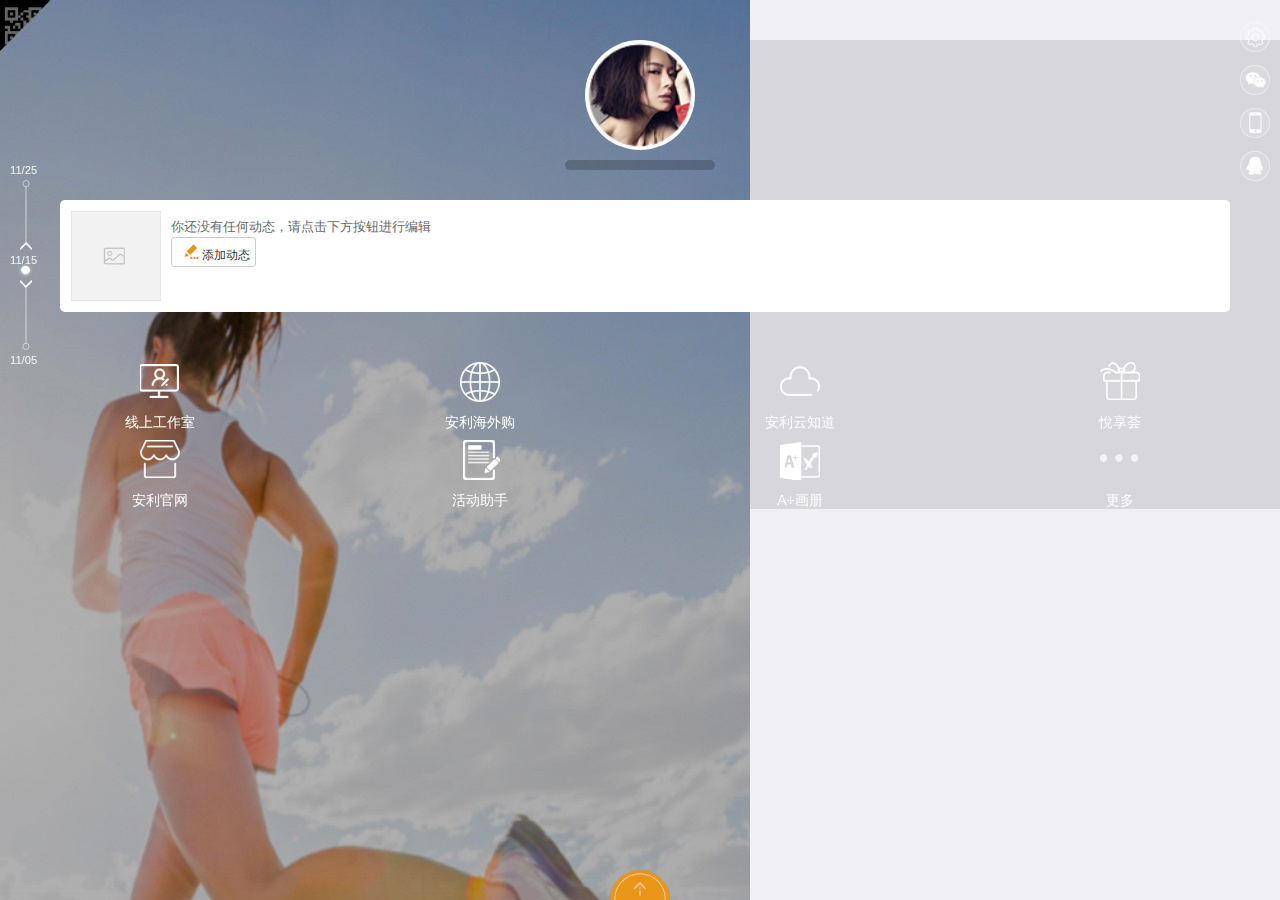
<file: index.html>
<!DOCTYPE html>
<html>

	<head>
		<meta charset="utf-8">
		<title>首页</title>
		<meta name="viewport" content="width=device-width, initial-scale=1,maximum-scale=1,user-scalable=no">
		<meta name="apple-mobile-web-app-capable" content="yes">
		<meta name="apple-mobile-web-app-status-bar-style" content="black">
		<meta name="format-detection" content="telephone=no" />
		<!--不缓存-->
		<meta http-equiv="Expires" content="0">
		<meta http-equiv="Pragma" content="no-cache">
		<meta http-equiv="Cache-control" content="no-cache">
		<meta http-equiv="Cache" content="no-cache">
		<!--标准mui.css-->
		<link rel="stylesheet" href="css/mui.min.css">
		<!--App自定义的css-->
		<link rel="stylesheet" type="text/css" href="css/app.css" />
		<link rel="stylesheet" type="text/css" href="css/index.css" />
		<style>

		</style>
	</head>

	<body>
		<!--通讯录二维码弹出框-->
		<div id="qrcode-box">
			<div class="qrcode-top">
				通讯录二维码
				<span id="qrcode_close">×</span>
			</div>
			<div class="qrcode-code">
				<img class="qrcode-img" src="img/qrcode/erwei.png" alt="名片二维码" />
				<p>点击长按保存二维码</p>
			</div>
		</div>
		<!--详细信息-->
		<div id="address-box">
			<div class="address-outer">
				<div class="adress-img">
					<img src="img/index/run.neil.png"/>
					<span class="index-erwei-close">×</span>
				</div>
				<div class="address-btm">
					<div class="address-head">
						<img src="img/index/user1.png" alt="" />
					</div>
					<p class="address-name"></p>
					<p class="address-active"></p>
					<ul>
						<li>
							<div class="address-logo"><img src="img/index/qq.neil.png" alt="" /></div>
							<p class="address-qq"></p>
						</li>
						<li>
							<div class="address-logo"><img src="img/index/phone.neil.png" alt="" /></div>
							<p class="address-phone"></p>
						</li>
						<li>
							<div class="address-code"><img src="img/index/weixin.neil.png"/></div>
						</li>
					</ul>
					<div class="address-space"></div>
				</div>
			</div>
			<div class="address-close">
				<img src="img/index/close.png"/>
				<span>长按图片保存到相册</span>
			</div>
		</div>
		<!--背景图-->
		<div id="index-bg">
			<img src="img/index/bg.jpg" alt="" />
		</div>
		<!--左上微信入口-->
		<img src="img/index/erwei2.png" alt="" id="index-left-ico" />
		<!--个人信息弹出层-->
		<div id="index-user-modal" class="index-modal" style="background-color: rgba(255,255,255,0.9);">
			<div class="index-modal-user2" /></div>
			<div>
				<p id="index-user-modal-name">张莉莉</p>
				<p id="index-user-modal-tag" class="mui-ellipsis"></p>
			</div>
			<ul class="mui-table-view">
				<li class="mui-table-view-cell">
					<a class="mui-navigate-right">
						<span class="index-user-modal-right" id="index_qq"></span> QQ号
					</a>
				</li>
				<li class="mui-table-view-cell">
					<a class="mui-navigate-right">
						<span class="index-user-modal-right" id="index_tel"></span> 手机号
					</a>
				</li>
				<li class="mui-table-view-cell">
					<a class="index-right-ico mui-navigate-right" data-modal="index-weixin2-modal" data-old-modal="index-user-modal">
						<span class="index-user-modal-right"><img src="img/index/weixin3.png" alt="" /></span> 微信
					</a>
				</li>
			</ul>
			<div>
				<a data-hide="index-user-modal" data-content="show" class="hide-modal"><button type="button" class="mui-btn cancel" style="width: 100%;">关闭</button></a>
			</div>
		</div>
		<!--主体内容-->
		<div class="mui-content" id="index-content">

			<!--右小图标-->
			<div>
				<ul id="index-right-ico">
					<li>
						<a href="setting.html">
							<div class="index-icos-setting"></div>
						</a>
					</li>
					<li>
						<div class="index-icos-weixin index-right-ico" data-modal="index-weixin-modal"></div>
					</li>
					<li>
						<div class="index-icos-tel index-right-ico" data-modal="index-tel-modal" /></div>
			</li>
			<li>
				<div class="index-icos-qq index-right-ico" data-modal="index-qq-modal" /></div>
		</li>
		<li class="display-none">
			<div class="index-icos-erwei index-right-ico"  id="erwei-div" /></div>
		</li>
		</ul>
		</div>
		<!--个人信息-->
		<div id="index-user">
			<div class="index-right-ico" data-modal="index-user-modal" data-content="hide" id="index-user-img"></div>
			<div id="index-user-name"></div>
			<div id="index-user-tag"></div>
			<!--电话弹出层-->
			<div id="index-tel-modal" class="index-modal">
				<div class="index-modal-user" /></div>
			<p class="index-tel">138-9080-9876</p>
			<div>
				<a data-hide="index-tel-modal" class="hide-modal"><button type="button" class="mui-btn cancel"><div class="index-icos-close"></div>取消</button></a>
				<a href="tel:10010"><button type="button" class="mui-btn"><div class="index-icos-tel-small"></div>呼叫</button></a>
			</div>
		</div>
		<!--qq弹出层-->
		<div id="index-qq-modal" class="index-modal">
			<div class="index-modal-user" /></div>
		<span class="index-icos-qq-small"></span><span class="index-qq">737388957</span>
		<p class="index-remark">长按QQ号码复制</p>
		<div>
			<a data-hide="index-qq-modal" class="hide-modal"><button type="button" class="mui-btn cancel" style="width: 100%;"><div class="index-icos-close"></div>取消</button></a>
			<!--<a href="tel:10010"><button type="button" class="mui-btn" ><div class="index-icos-copy"></div>长按复制QQ号复制</button></a>-->
		</div>
		</div>
		<!--微信弹出层-->
		<div id="index-weixin-modal" class="index-modal">
			<div class="index-modal-user" /></div>
		<img class="index-weixin" src="img/index/weixin2222.png" alt="二维码" />
		<p class="index-remark">点击长按保存二维码</p>
		<div>
			<a data-hide="index-weixin-modal" class="hide-modal" class="index-right-ico"><button type="button" class="mui-btn cancel" style="width: 100%;"><div class="index-icos-close"></div>取消</button></a>
		</div>
		</div>
		<!--头像微信弹出层-->
		<div id="index-weixin2-modal" class="index-modal">
			<div class="index-modal-user" /></div>
		<img class="index-weixin" src="img/index/weixin2222.png" alt="二维码" />
		<p class="index-remark">点击长按保存二维码</p>
		<div>
			<a class="index-right-ico" data-modal="index-user-modal" data-old-modal="index-weixin2-modal"><button type="button" class="mui-btn cancel" style="width: 100%;"><div class="index-icos-close"></div>取消</button></a>
		</div>
		</div>
			<!--通讯录二维码弹出层-->
			<!--<div id="index-erwei-modal" class="index-modal2">
				<span id="index-erwei-modal-close" data-hide="index-erwei-modal" class="mui-icon mui-icon-closeempty hide-modal"></span>
				<img class="index-modal2-erwei" src="img/index/code.png" alt="通讯录二维码" />
				<p class="index-remark2"><img src="img/index/close.png" alt="" /> 保存图片到相册</p>
			</div>-->
			
		</div>

		<!--动态-->
		<div id="index-post">
			<div id="index-post-date">
				<span class="index-post-date-text1">11/25</span>
				<span class="index-post-date-text2">11/15</span>
				<span class="index-post-date-text3">11/05</span>
				<img class="index-post-date-top" src="img/index/date-top.png" />
				<img class="index-post-date-middle" src="img/index/date-middle.png" />
				<img class="index-post-date-bottom" src="img/index/date-bottom.png" />
			</div>
			<div id="index-post-tag">我的动态</div>
			<ul class="mui-table-view " id="index_ul">
				<li class="mui-table-view-cell" id="index_active">
					<div class="mui-slider-handle" id="index_post">
						<img class="mui-media-object mui-pull-left" src="img/index/active.init.png">
						<div class="mui-media-body">
							<p class="mui-ellipsis"></p>
							<p class="ellipsis-3">你还没有任何动态，请点击下方按钮进行编辑</p>
							<a href="postadd2.html"><button type="button" style="font-size: 12px;width: 85px;height: 30px;"><img src="img/post/edit.png" alt="" /> 添加动态</button></a>
						</div>
					</div>
				</li>
				<!--<li class="mui-table-view-cell" class="index_active">
					<div class="mui-slider-handle index-post">
						<img class="mui-media-object mui-pull-left" src="img/postadd/img3.jpg">
						<div class="mui-media-body">
							<p class="mui-ellipsis">[直播]乐纤2016健身操挑战赛</p>
							<p class="ellipsis-3">别告诉我没人在乎你的胖瘦,2016乐仙体重管理自我挑战赛开赛了,斩去肥膘,还我小蛮腰</p>
						</div>
					</div>
				</li>-->
			</ul>
		</div>
		<!--底部按钮-->
		<div id="index-bottom-menu">

			<ul class="mui-table-view mui-grid-view mui-grid-9">
				<li class="mui-table-view-cell mui-media mui-col-xs-3 mui-col-sm-3">
					<a>
						<div class="mui-icon index-icos-xian"></div>
						<div class="mui-media-body">线上工作室</div>
					</a>
				</li>
				<li class="mui-table-view-cell mui-media mui-col-xs-3 mui-col-sm-3">
					<a>
						<div class="mui-icon index-icos-hai"></div>
						<div class="mui-media-body">安利海外购</div>
					</a>
				</li>
				<li class="mui-table-view-cell mui-media mui-col-xs-3 mui-col-sm-3">
					<a>
						<div class="mui-icon index-icos-yun"></div>
						<div class="mui-media-body">安利云知道</div>
					</a>
				</li>
				
				<li class="mui-table-view-cell mui-media mui-col-xs-3 mui-col-sm-3">
					<a>
						<div class="mui-icon index-icos-yue"></div>
						<div class="mui-media-body">悅享荟</div>
					</a>
				</li>
				<li class="mui-table-view-cell mui-media mui-col-xs-3 mui-col-sm-3">
					<a>
						<div class="mui-icon index-icos-guan"></div>
						<div class="mui-media-body">安利官网</div>
					</a>
				</li>
				<li class="mui-table-view-cell mui-media mui-col-xs-3 mui-col-sm-3">
					<a>
						<div class="mui-icon index-icos-huo"></div>
						<div class="mui-media-body">活动助手</div>
					</a>
				</li>
				<li class="mui-table-view-cell mui-media mui-col-xs-3 mui-col-sm-3">
					<a>
						<div class="mui-icon index-icos-hua"></div>
						<div class="mui-media-body">A+画册</div>
					</a>
				</li>
				

				<li class="mui-table-view-cell mui-media mui-col-xs-3 mui-col-sm-3" id="index_column">
					<a id="index-more">
						<div class="mui-icon index-icos-geng"></div>
						<div class="mui-media-body">更多</div>
					</a>
				</li>
				
			</ul>
		</div>
		<!--底部二维码-->
		<div id="index-bottom-erwei-div">
			<div id="index-bottom-erwei" class="index-icos-erwei-bottom">
				<img src="img/index/qrcode.png" alt="" />
			</div>
		</div>
		</div>
		<!--所有栏目-->
		<div id="index-bottom-menu-all">
			<ul class="mui-table-view mui-grid-view mui-grid-9">
				<li class="mui-table-view-cell mui-media mui-col-xs-3 mui-col-sm-3">
					<a>
						<div class="mui-icon index-icos-xian"></div>
						<div class="mui-media-body">线上工作室</div>
					</a>
				</li>
				<li class="mui-table-view-cell mui-media mui-col-xs-3 mui-col-sm-3">
					<a>
						<div class="mui-icon index-icos-hai"></div>
						<div class="mui-media-body">安利海外购</div>
					</a>
				</li>
				<li class="mui-table-view-cell mui-media mui-col-xs-3 mui-col-sm-3">
					<a>
						<div class="mui-icon index-icos-yun"></div>
						<div class="mui-media-body">安利云知道</div>
					</a>
				</li>
				
				<li class="mui-table-view-cell mui-media mui-col-xs-3 mui-col-sm-3">
					<a>
						<div class="mui-icon index-icos-yue"></div>
						<div class="mui-media-body">悅享荟</div>
					</a>
				</li>
				<li class="mui-table-view-cell mui-media mui-col-xs-3 mui-col-sm-3">
					<a>
						<div class="mui-icon index-icos-guan"></div>
						<div class="mui-media-body">安利官网</div>
					</a>
				</li>
				<li class="mui-table-view-cell mui-media mui-col-xs-3 mui-col-sm-3">
					<a>
						<div class="mui-icon index-icos-huo"></div>
						<div class="mui-media-body">活动助手</div>
					</a>
				</li>
				<li class="mui-table-view-cell mui-media mui-col-xs-3 mui-col-sm-3">
					<a>
						<div class="mui-icon index-icos-hua"></div>
						<div class="mui-media-body">A+画册</div>
					</a>
				</li>
				<li class="mui-table-view-cell mui-media mui-col-xs-3 mui-col-sm-3">
					<a>
						<div class="mui-icon index-icos-cha"></div>
						<div class="mui-media-body">查一查</div>
					</a>
				</li>
				<!--<li class="mui-table-view-cell mui-media mui-col-xs-3 mui-col-sm-3">
					<a>
						<div class="mui-icon index-icos-yun"></div>
						<div class="mui-media-body">云知道</div>
					</a>
				</li>
				<li class="mui-table-view-cell mui-media mui-col-xs-3 mui-col-sm-3">
					<a>
						<div class="mui-icon index-icos-hai"></div>
						<div class="mui-media-body">海外购</div>
					</a>
				</li>
				<li class="mui-table-view-cell mui-media mui-col-xs-3 mui-col-sm-3">
					<a>
						<div class="mui-icon index-icos-yue"></div>
						<div class="mui-media-body">悅享荟</div>
					</a>
				</li>
				<li class="mui-table-view-cell mui-media mui-col-xs-3 mui-col-sm-3">
					<a>
						<div class="mui-icon index-icos-guan"></div>
						<div class="mui-media-body">官方商城</div>
					</a>
				</li>
				<li class="mui-table-view-cell mui-media mui-col-xs-3 mui-col-sm-3">
					<a>
						<div class="mui-icon index-icos-gong"></div>
						<div class="mui-media-body">公司资讯</div>
					</a>
				</li>
				<li class="mui-table-view-cell mui-media mui-col-xs-3 mui-col-sm-3">
					<a>
						<div class="mui-icon index-icos-wo"></div>
						<div class="mui-media-body">我的相册</div>
					</a>
				</li>
				<li class="mui-table-view-cell mui-media mui-col-xs-3 mui-col-sm-3">
					<a>
						<div class="mui-icon index-icos-xian"></div>
						<div class="mui-media-body">线上工作室</div>
					</a>
				</li>
				<li class="mui-table-view-cell mui-media mui-col-xs-3 mui-col-sm-3">
					<a>
						<div class="mui-icon index-icos-huo"></div>
						<div class="mui-media-body">活动助手</div>
					</a>
				</li>
				<li class="mui-table-view-cell mui-media mui-col-xs-3 mui-col-sm-3">
					<a>
						<div class="mui-icon index-icos-hua"></div>
						<div class="mui-media-body">A+画册</div>
					</a>
				</li>
				<li class="mui-table-view-cell mui-media mui-col-xs-3 mui-col-sm-3">
					<a>
						<div class="mui-icon index-icos-xuan"></div>
						<div class="mui-media-body">炫酷大片</div>
					</a>
				</li>
				<li class="mui-table-view-cell mui-media mui-col-xs-3 mui-col-sm-3">
					<a>
						<div class="mui-icon index-icos-cha"></div>
						<div class="mui-media-body">查真反谣</div>
					</a>
				</li>-->
			</ul>
		</div>

	</body>
	<script type="text/javascript" src="js/mui.min.js"></script>
	
	<script type="text/javascript" src="js/zepto.min.js"></script>
	<script src="js/app.js" type="text/javascript" charset="utf-8"></script>
	<script>
		$(function() {
			db.transaction(function(tx) {
					tx.executeSql("select imgpath from card where id=?", ["1"],
						function(tx, rs) {
							if(rs.rows.length>0){
								$('.qrcode-img').attr('src',rs.rows.item(0).imgpath);
							}
						},
						function(tx, e) {
//							alert(e);
						});
				});
			//有保存二维码demo
			var hasCade=localStorage.getItem("card");
			if(hasCade){
				$('.display-none').show();
			}
			//底部向上滑动跳转名片二维码页面
			mui('#index-bottom-erwei-div').on("swipeup", '#index-bottom-erwei', function() {
				$("#qrcode-box").css("display","block");
			});
			mui('#index-bottom-erwei-div').on("click", '#index-bottom-erwei', function() {
				$("#qrcode-box").css("display","block");
			});
			//动态跳转
			$('#index-post').on('tap', function() {
					if(sessionStorage.getItem("creat_custom") == null && sessionStorage.getItem("creat_anli") == null){
						document.location.href = 'postadd2.html';
					}else{
						document.location.href = 'post.html';
					}
					
				})
				//动态删除
				//			mui('#index-post').on('tap', '.mui-btn', function(event) {
				//				var elem = this;
				//				var li = elem.parentNode.parentNode;
				//				li.parentNode.removeChild(li);
				//			});
				//弹出框
			$('.index-right-ico').on('tap', function(event) {
					var tagAttr = $(this).attr('data-modal');
					var oldTagAttr = $(this).attr('data-old-modal');
					//是否隐藏背景内容
					var contentShow = $(this).attr('data-content');
					if(contentShow) {
						$('#index-content').hide();
					}
					//是否多个打开
					if(oldTagAttr) {
						$('#index-content').show();
						$('#' + oldTagAttr).hide();
						$('.mui-backdrop').remove();
					}
					if(tagAttr) {
						//遮罩显示
						$('#' + tagAttr).show();
						var mask = mui.createMask(function() {
							$('#' + tagAttr).hide(); //点击蒙版时自动执行的回调；
							if(contentShow) {
								$('#index-content').show();
							}
						});
						mask.show(); //显示遮罩
					}
				})
				//弹出框隐藏
			$('.hide-modal').on('tap', function() {
					//是否显示背景内容
					var contentShow = $(this).attr('data-content');
					if(contentShow) {
						$('#index-content').show();
					}
					$('#' + $(this).attr('data-hide')).hide();
					$('.mui-backdrop').remove();
				})
				//更多显示
			$('#index-more').on('click', function() {
				$('#index-content').hide();
				$('#index-bottom-menu-all').css('margin-top', ($(window).height() - 270) / 2);
				$('#index-bottom-menu-all').show();
			
				var mask = mui.createMask(function() { //点击蒙版时自动执行的回调；
					$('#index-bottom-menu-all').hide();
					$('#index-content').show();
				});
				mask.show(); //显示遮罩
			})
//			更多按键处理
			if(sessionStorage.getItem('checked_inp') >= 8){
				$("#index-more").css("display","block");
			}else{
				$("#index-more").css("display","none");
			}
			
			
			

//			安丽云动态
			
			if(sessionStorage.getItem("anli_logo")){
				sessionStorage.removeItem("custom_logo");
				$('#index_active').css("display","none");
				$("#index-post-tag").css("display","block");
				$("#index_ul").append('<li class="mui-table-view-cell" id="index_active"><div class="mui-slider-handle " id="index_post"><img class="mui-media-object mui-pull-left" src="img/postadd/img2.jpg"><div class="mui-media-body"><p class="mui-ellipsis">[直播]乐纤2016健身操挑战赛</p><p class="ellipsis-3">别告诉我没人在乎你的胖瘦,2016乐仙体重管理自我挑战赛开赛了,斩去肥膘,还我小蛮腰</p></div></div></li>');
				
			}
//			个人动态
			if(sessionStorage.getItem("custom_logo")){
				sessionStorage.removeItem("anli_logo");
				$('#index_active').css("display","none");
				$("#index-post-tag").css("display","block");
				$("#index_ul").append('<li class="mui-table-view-cell" id="index_active"><div class="mui-slider-handle " id="index_post"><img class="mui-media-object mui-pull-left" src="img/postadd/img3.jpg"><div class="mui-media-body"><p class="mui-ellipsis">乐纤2016健身操挑战赛</p><p class="ellipsis-3">别告诉我没人在乎你的胖瘦,2016乐仙体重管理自我挑战赛开赛了,斩去肥膘,还我小蛮腰</p></div></div></li>');
				
			}
			
			
//			检测个性签名
			if(sessionStorage.getItem("setting_autograph")){
				$("#index-user-tag").css("visibility","visible");
				$("#index-user-tag").text(sessionStorage.getItem("setting_autograph"));
				$("#index-user-modal-tag").text(sessionStorage.getItem("setting_autograph"));
				$(".address-active").text(sessionStorage.getItem("setting_autograph"));
			}else{
				$("#index-user-tag").css("visibility","hidden");
				$("#index-user-modal-tag").text("请设置个性签名");
			}
//			检测QQ
			if(sessionStorage.getItem("set_qq")){
				$("#index_qq").text(sessionStorage.getItem("set_qq"));
				$(".index-qq").text(sessionStorage.getItem("set_qq"));
				$(".address-qq").text(sessionStorage.getItem("set_qq"));
			}else{
				$("#index_qq").css("display","none");
				$(".index-qq").text("暂未设置QQ");
			}
//			检测名字
			if(sessionStorage.getItem("set_user")){
				$("#index-user-name").css("visibility","visible");
				$("#index-user-name").text(sessionStorage.getItem("set_user"));
				$("#index-user-modal-name").text(sessionStorage.getItem("set_user"));
				$(".address-name").text(sessionStorage.getItem("set_user"));
			}
//			电话
			$("#index_tel").text(sessionStorage.getItem("set_phone"));
			$(".index-tel").text(sessionStorage.getItem("set_phone"));
			$(".address-phone").text(sessionStorage.getItem("set_phone"));
//			通讯二维码消除
			$('.qrcode-code').on('click',function(){
				$("#qrcode-box").css("display","none");
				
			})
			$("#qrcode_close").on("click",function(){
				$("#qrcode-box").css("display","none");
			})
//			左上角二维码点击
			$("#index-left-ico").click(function(){
				$("#qrcode-box").css("display","block");
			})
			
//			详细信息点击
			$("#erwei-div").click(function(){
				$("#address-box").css("display","block");
			})
			$(".index-erwei-close").click(function(){
				$("#address-box").css("display","none");
			})
//			长按保存
			
			$(".address-close").mousedown(function(){
				var address_flag = 0;
				var oneTime;
				oneTime = setTimeout(function(){
					$("#address-box").css("display","none");
					address_flag = 1;
				},1000);
				$(".address-close").mouseup(function(){
					if(address_flag == 0){
						clearTimeout(oneTime);
					}
				})
			})
			
		})
	</script>

</html>
</file>
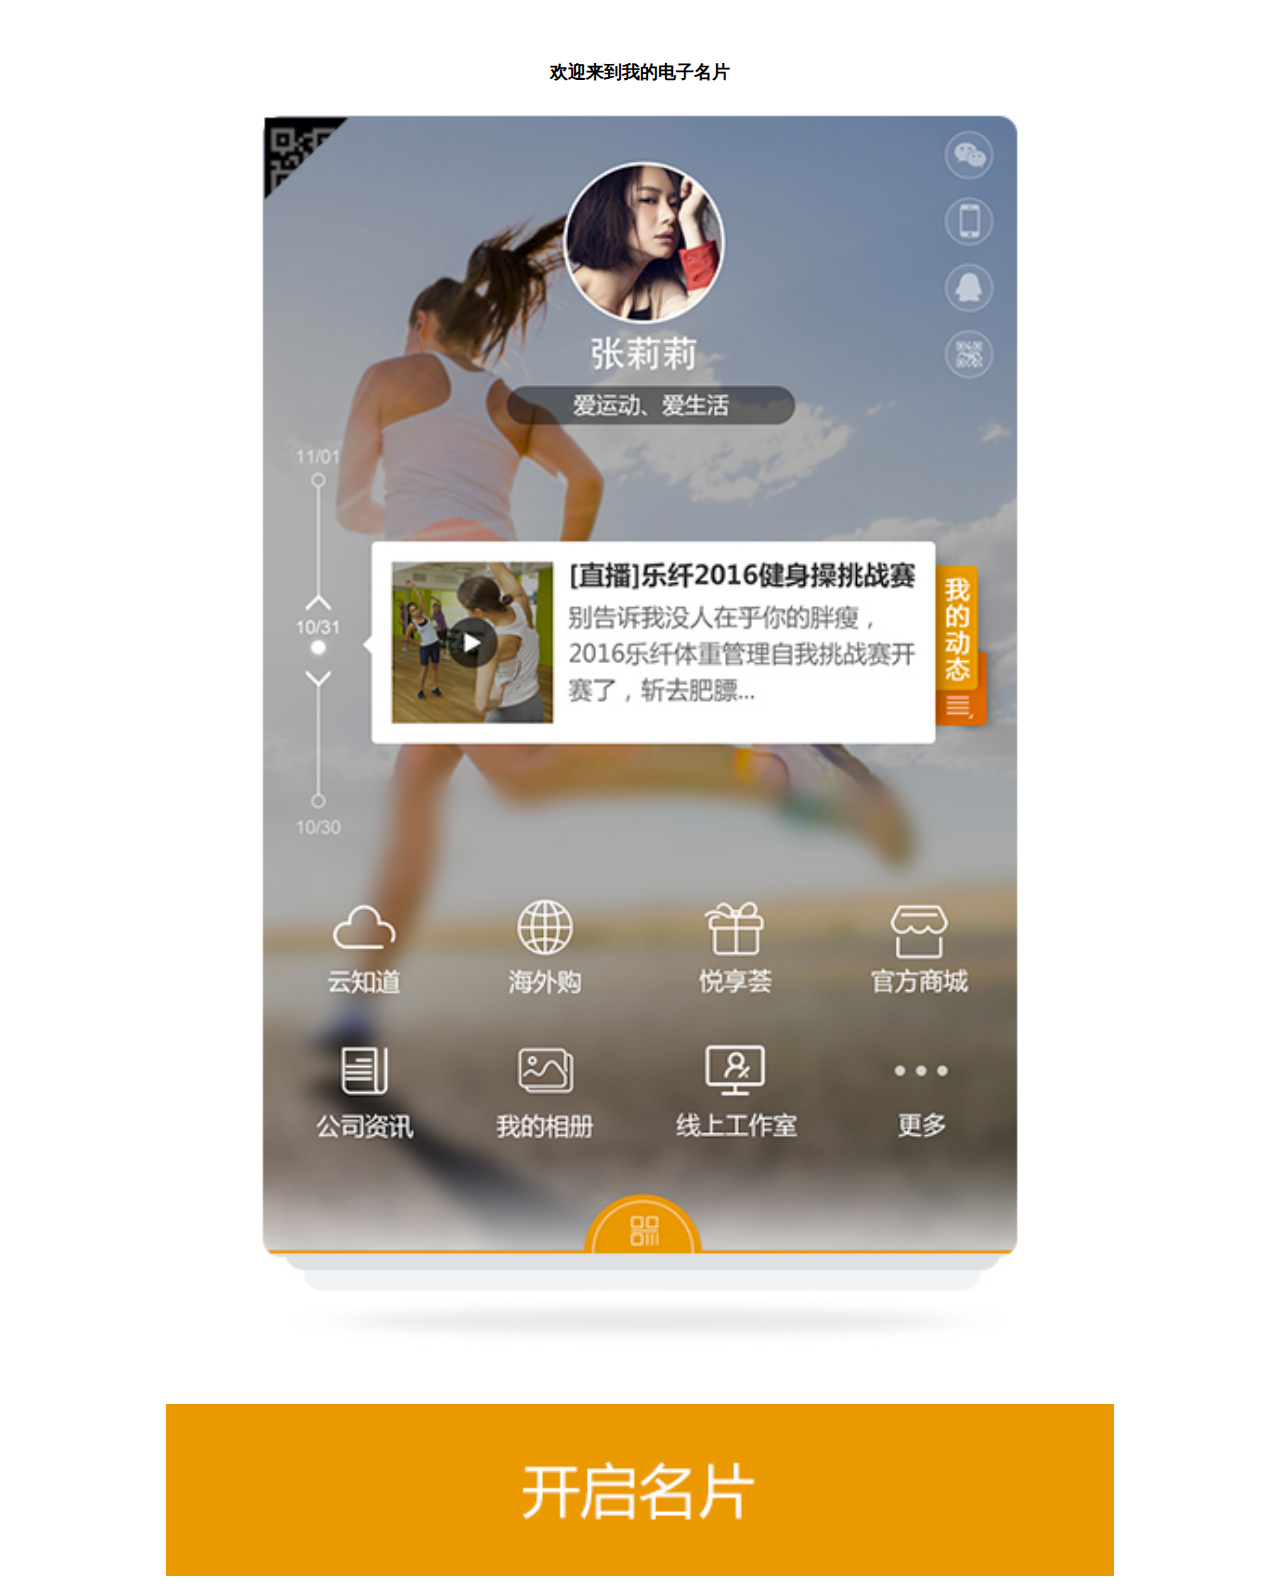
<file: begin.html>
<!DOCTYPE html>
<html>
	<head>
		<meta charset="UTF-8">
		<title>欢迎来到我的名片</title>
		
		<meta name="viewport" content="width=device-width, initial-scale=1,maximum-scale=1,user-scalable=no">
		<meta name="apple-mobile-web-app-capable" content="yes"><!--开启对webApp的支持-->
		<meta name="apple-mobile-web-app-status-bar-style" content="black"><!--顶部状态颜色-->
		<meta name="format-detection" content="telephone=no" /><!--对数字不启用电话功能-->
		
		<meta http-equiv="Expires" content="0"><!--网页到期期限-->
		<!--不缓存-->
		<meta http-equiv="Pragma" content="no-cache"><!--禁止浏览器调阅本地缓存内容-->
		<meta http-equiv="Cache-control" content="no-cache"><!--清除缓存，每次打开需要重新下载-->
		<meta http-equiv="Cache" content="no-cache">
		<link rel="stylesheet" type="text/css" href="css/begin.css"/>
	</head>
	<body>
		<div id="begin-box">
			<h2>欢迎来到我的电子名片</h2>
			<img src="img/begin/index.png" id="begin-index-img"/>
			<a href="setting.html"><img src="img/begin/btn.png" alt="开启名片" id="begin-btn-img" /></a>
		</div>
	</body>
	<script type="text/javascript" src="js/zepto.min.js" ></script>
	<script>
		$(function(){
			
		})
	</script>
</html>
</file>
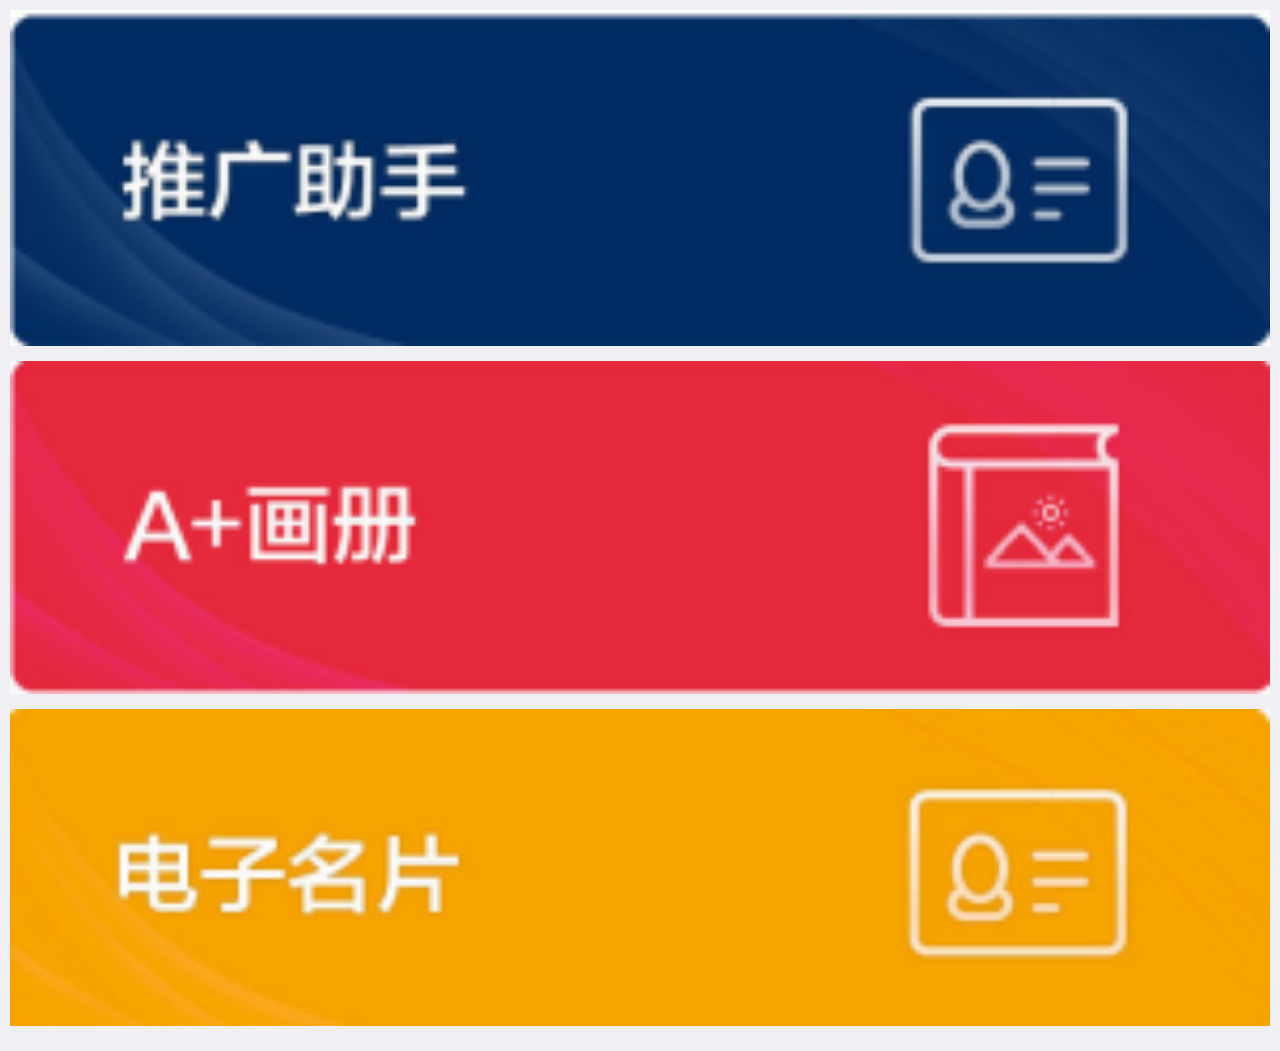
<file: login.html>
<!DOCTYPE html>
<html>
	<head>
		<meta charset="UTF-8">
		<title>推广助手</title>
		<meta name="viewport" content="width=device-width, initial-scale=1,maximum-scale=1,user-scalable=no">
		<meta name="apple-mobile-web-app-capable" content="yes">
		<meta name="apple-mobile-web-app-status-bar-style" content="black">
		<meta name="format-detection" content="telephone=no" />
		<!--不缓存-->
		<meta http-equiv="Expires" content="0">
		<meta http-equiv="Pragma" content="no-cache">
		<meta http-equiv="Cache-control" content="no-cache">
		<meta http-equiv="Cache" content="no-cache">
		<link rel="stylesheet" type="text/css" href="css/mui.min.css"/>
		<link rel="stylesheet" type="text/css" href="css/login.css"/>
	</head>
	<body>
		<div id="login-box">
			<img src="img/login/login1.png" alt="推广助手" />
			<img src="img/login/login2.png" alt="A+画册"/>
			<a href="begin.html"><img src="img/login/login3.png" alt="电子名片"/></a>
			
		</div>
		<script src="js/mui.min.js" type="text/javascript" charset="utf-8"></script>
	</body>
</html>
</file>
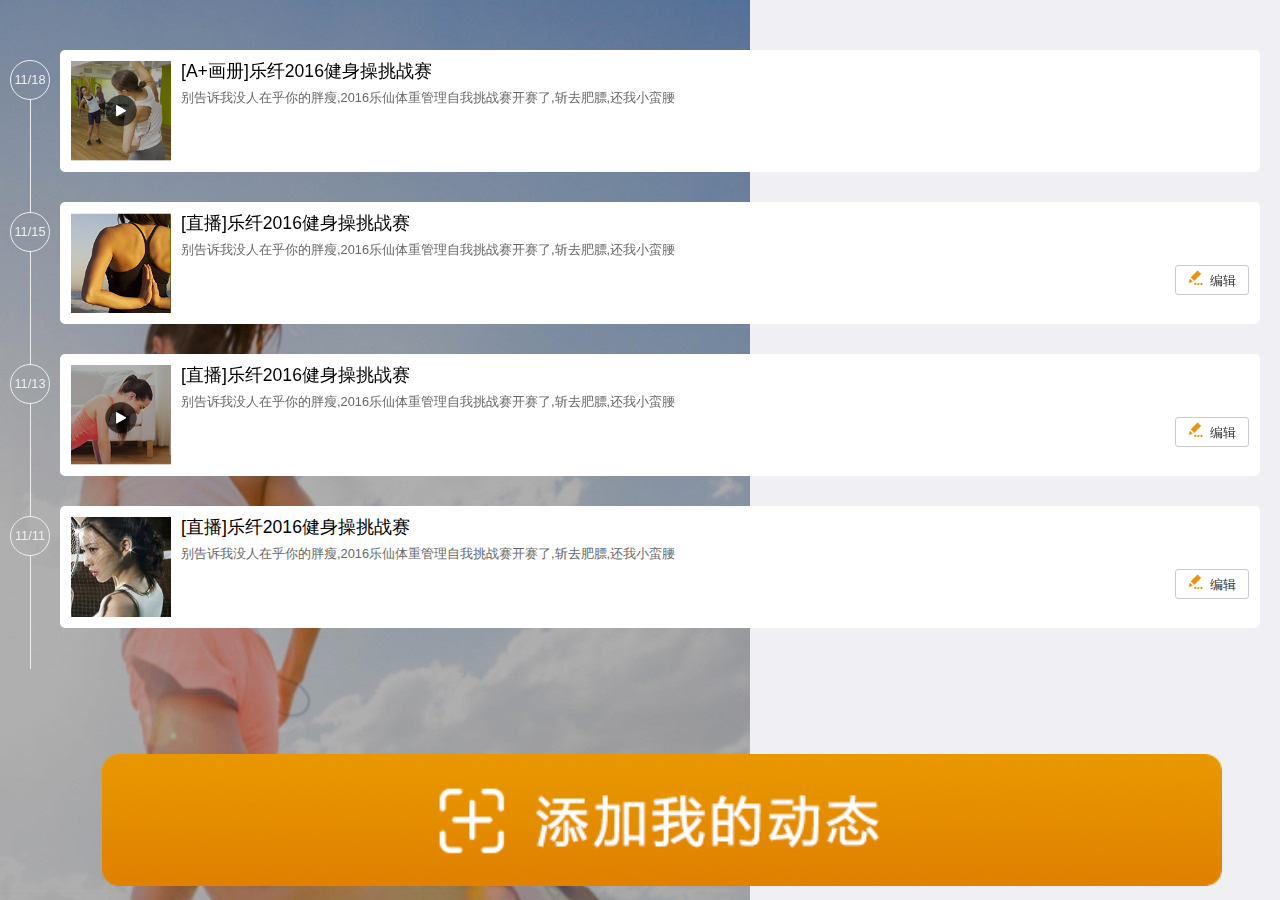
<file: post.html>
<!DOCTYPE html>
<html>
	<head>
		<meta charset="UTF-8">
		<title>我的动态</title>
		<meta name="viewport" content="width=device-width, initial-scale=1,maximum-scale=1,user-scalable=no">
		<meta name="apple-mobile-web-app-capable" content="yes">
		<meta name="apple-mobile-web-app-status-bar-style" content="black">
		<meta name="format-detection" content="telephone=no" />
		<!--不缓存-->
		<meta http-equiv="Expires" content="0">
		<meta http-equiv="Pragma" content="no-cache">
		<meta http-equiv="Cache-control" content="no-cache">
		<meta http-equiv="Cache" content="no-cache">
		<link rel="stylesheet" href="css/mui.min.css" />
		<link rel="stylesheet" type="text/css" href="css/app.css"/>
		<link rel="stylesheet" type="text/css" href="css/post.css"/>
	</head>
	<body>
		<!--背景图-->
		<div id="post-bg">
			<img src="img/index/bg.jpg" alt="" />
		</div>
		<!--动态列表-->
		<div id="post-box">
			<div class="post-ul">
				<div class="post-date">11/18</div>
				<ul class="mui-table-view">
					<li class="mui-table-view-cell">
						<div class="mui-slider-right mui-disabled">
							<a class="mui-btn mui-btn-red">删除</a>
						</div>
						<div class="mui-slider-handle">
							<a href="javascript:;">
								<img class="mui-media-object mui-pull-left" src="img/post/img1.jpg">
								<div class="mui-media-body">
									<p class="mui-ellipsis">[A+画册]乐纤2016健身操挑战赛</p>
									<p class="mui-ellipsis-2">别告诉我没人在乎你的胖瘦,2016乐仙体重管理自我挑战赛开赛了,斩去肥膘,还我小蛮腰</p>
								</div>
							</a>
						</div>
					</li>
				</ul>
			</div>
			<div class="post-ul">
				<div class="post-date">11/15</div>
			<ul class="mui-table-view">
				<li class="mui-table-view-cell">
					<div class="mui-slider-right mui-disabled">
						<a class="mui-btn mui-btn-red">删除</a>
					</div>
					<div class="mui-slider-handle">
						<a href="javascript:;">
							<img class="mui-media-object mui-pull-left" src="img/post/img2.jpg">
							<div class="mui-media-body">
								<p class='mui-ellipsis'>[直播]乐纤2016健身操挑战赛</p>
								<p class='mui-ellipsis-2'>别告诉我没人在乎你的胖瘦,2016乐仙体重管理自我挑战赛开赛了,斩去肥膘,还我小蛮腰</p>
								<a href="postedit.html"><button type="button"><img src="img/post/edit.png" alt="" /> 编辑</button></a>
							</div>
						</a>
					</div>
				</li>
			</ul>
			</div>
			<div class="post-ul">
				<div class="post-date">11/13</div>
			<ul class="mui-table-view">
				<li class="mui-table-view-cell">
					<div class="mui-slider-right mui-disabled">
						<a class="mui-btn mui-btn-red">删除</a>
					</div>
					<div class="mui-slider-handle">
						<a href="javascript:;">
							<img class="mui-media-object mui-pull-left" src="img/post/img3.jpg">
							<div class="mui-media-body">
								<p class='mui-ellipsis'>[直播]乐纤2016健身操挑战赛</p>
								<p class='mui-ellipsis-2'>别告诉我没人在乎你的胖瘦,2016乐仙体重管理自我挑战赛开赛了,斩去肥膘,还我小蛮腰</p>
								<a href="postedit.html"><button type="button"><img src="img/post/edit.png" alt="" /> 编辑</button></a>
							</div>
						</a>
					</div>
				</li>
			</ul>
			</div>
			<div class="post-ul">
				<div class="post-date">11/11</div>
				<ul class="mui-table-view">
					<li class="mui-table-view-cell">
						<div class="mui-slider-right mui-disabled">
							<a class="mui-btn mui-btn-red">删除</a>
						</div>
						<div class="mui-slider-handle">
							<a href="javascript:;">
								<img class="mui-media-object mui-pull-left" src="img/post/img4.jpg">
								<div class="mui-media-body">
									<p class='mui-ellipsis'>[直播]乐纤2016健身操挑战赛</p>
									<p class='mui-ellipsis-2'>别告诉我没人在乎你的胖瘦,2016乐仙体重管理自我挑战赛开赛了,斩去肥膘,还我小蛮腰</p>
									<a href="postedit.html"><button type="button"><img src="img/post/edit.png" alt="" /> 编辑</button></a>
								</div>
							</a>
						</div>
					</li>
				</ul>
			</div>
			<p id="post-more"><img src="img/post/more.png" alt="" />下拉加载更多</p>
		</div>
		<!--添加-->
		<!--<div id="post-add">
			<div class="post-date">12/12</div>
			<a href="postadd2.html"><button><div class="post-arrow"></div><img src="img/post/addpost.png" alt="" /></button></a>
		</div>-->
		<div id="post_add">
			<a href="postadd2.html"><img src="img/post/add.png" alt="" /></a>
		</div>
		
	</body>
	<script src="js/mui.min.js" type="text/javascript" charset="utf-8"></script>
	<script type="text/javascript" src="js/zepto.min.js" ></script>
	<script>
		$(function() {
			//动态删除
			setTimeout(function(){
				mui('.mui-table-view').on('tap', '.mui-btn', function(event) {
					var elem = this;
					var ul = elem.parentNode.parentNode.parentNode.parentNode;
					ul.remove();
				});
			},100)
			
			
			
			
			
			if(sessionStorage.getItem("creat_anli")){
				var recive_anli = Number(sessionStorage.getItem("creat_anli"));
				for(i=0;i<recive_anli;i++){
					if(i%2 == 0){
						$("#post-box").prepend('<div class="post-ul"><div class="post-date">11/18</div><ul class="mui-table-view"><li class="mui-table-view-cell"><div class="mui-slider-right mui-disabled"><a class="mui-btn mui-btn-red">删除</a></div><div class="mui-slider-handle"><a href="javascript:;"><img class="mui-media-object mui-pull-left" src="img/post/img2.jpg"><div class="mui-media-body"><p class="mui-ellipsis">[直播]乐纤2016健身操挑战赛</p><p class="mui-ellipsis-2">别告诉我没人在乎你的胖瘦,2016乐仙体重管理自我挑战赛开赛了,斩去肥膘,还我小蛮腰</p></div></a></div></li></ul></div>');
					}else{
						$("#post-box").prepend('<div class="post-ul"><div class="post-date">11/18</div><ul class="mui-table-view"><li class="mui-table-view-cell"><div class="mui-slider-right mui-disabled"><a class="mui-btn mui-btn-red">删除</a></div><div class="mui-slider-handle"><a href="javascript:;"><img class="mui-media-object mui-pull-left" src="img/post/img3.jpg"><div class="mui-media-body"><p class="mui-ellipsis">[直播]乐纤2016健身操挑战赛</p><p class="mui-ellipsis-2">别告诉我没人在乎你的胖瘦,2016乐仙体重管理自我挑战赛开赛了,斩去肥膘,还我小蛮腰</p></div></a></div></li></ul></div>');

					}
				}
				
			}
			if(sessionStorage.getItem("creat_custom")){
				var recive_custom = Number(sessionStorage.getItem("creat_custom"))
				for(i=0;i<recive_custom;i++){
					if(i%2 == 0){
						$("#post-box").prepend('<div class="post-ul" ><div class="post-date">11/18</div><ul class="mui-table-view"><li class="mui-table-view-cell"><div class="mui-slider-right mui-disabled"><a class="mui-btn mui-btn-red">删除</a></div><div class="mui-slider-handle"><a href="javascript:;"><img class="mui-media-object mui-pull-left" src="img/post/img2.jpg"><div class="mui-media-body"><p class="mui-ellipsis">乐纤2016健身操挑战赛</p><p class="mui-ellipsis-2">别告诉我没人在乎你的胖瘦,2016乐仙体重管理自我挑战赛开赛了,斩去肥膘,还我小蛮腰</p><a href="postedit.html"><button type="button"><img src="img/post/edit.png" alt="" /> 编辑</button></a></div></a></div></li></ul></div>')
					}else{
						$("#post-box").prepend('<div class="post-ul" ><div class="post-date">11/18</div><ul class="mui-table-view"><li class="mui-table-view-cell"><div class="mui-slider-right mui-disabled"><a class="mui-btn mui-btn-red">删除</a></div><div class="mui-slider-handle"><a href="javascript:;"><img class="mui-media-object mui-pull-left" src="img/post/img3.jpg"><div class="mui-media-body"><p class="mui-ellipsis">乐纤2016健身操挑战赛</p><p class="mui-ellipsis-2">别告诉我没人在乎你的胖瘦,2016乐仙体重管理自我挑战赛开赛了,斩去肥膘,还我小蛮腰</p><a href="postedit.html"><button type="button"><img src="img/post/edit.png" alt="" /> 编辑</button></a></div></a></div></li></ul></div>')
					}
				}
			}
			$active_len = $("#post-box>div").length;
			if($active_len <= 4){
				$("#post-box>p").css("display","none");
			}else{
				$("#post-box>p").css("display","block");
				for(i=0;i<$active_len - 4;i++){
					$("#post-box>div").eq($active_len-i-1).css("display","none");
				}
			}
			
			$("#post-box>p").click(function(){
				for(i=0;i<$active_len;i++){
					if($("#post-box>div").eq(i).css("display") == "none"){
						$("#post-box>div").eq(i).css("display","block");
					}
				}
			})
			
		
			
			
		})
	</script>
</html>
</file>
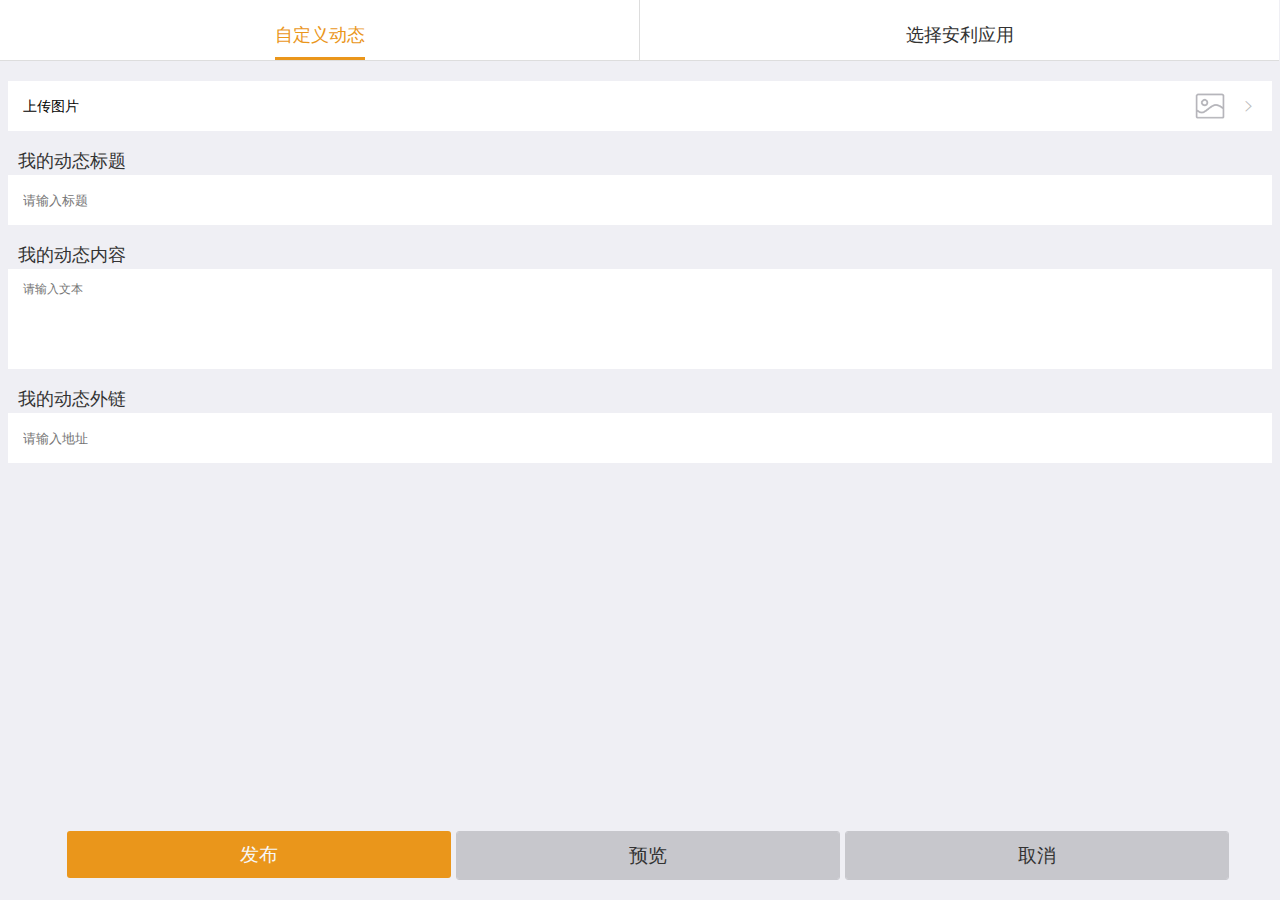
<file: postadd.html>
<!DOCTYPE html>
<html>

	<head>
		<meta charset="UTF-8">
		<title>自定义动态</title>
		<meta name="viewport" content="width=device-width, initial-scale=1,maximum-scale=1,user-scalable=no">
		<meta name="apple-mobile-web-app-capable" content="yes">
		<meta name="apple-mobile-web-app-status-bar-style" content="black">
		<meta name="format-detection" content="telephone=no" />
		<!--不缓存-->
		<meta http-equiv="Expires" content="0">
		<meta http-equiv="Pragma" content="no-cache">
		<meta http-equiv="Cache-control" content="no-cache">
		<meta http-equiv="Cache" content="no-cache">
		<link rel="stylesheet" href="css/mui.min.css" />
		<link rel="stylesheet" type="text/css" href="css/app.css" />
		<link rel="stylesheet" type="text/css" href="css/postadd.css" />
	</head>

	<body ng-app="myApp">
		<div id="postadd-box">
			<div id="setting_shadow">
				<span>信息填写不完整，请检查！</span>
			</div>
			<div id="postadd-tab">
				<div>
					<a class="postadd-active">自定义动态</a>
				</div>
				<div>
					<a href="postadd2.html">选择安利应用</a>
				</div>
			</div>
			<div class="clearfix"></div>
			<div id="postadd-form">
				<form class="mui-input-group">
					<div class="mui-input-row postadd-line">
						<label>上传图片</label>
						<a class="mui-navigate-right" href="#">
							<img src="img/postadd/up-bg.png" />
						</a>
					</div>
					<p class="postadd-p">我的动态标题</p>
					<div class="mui-input-row postadd-line ">
						<input type="text" placeholder="请输入标题" id="my_title" style="font-size:13px ;">
					</div>
					<p class="postadd-p">我的动态内容</p>
					<div class="mui-input-row postadd-line postadd-textarea">
						<textarea placeholder="请输入文本"  style="font-size:12px ;" id="my_active"></textarea>
						<!--<span class="postadd-number">32</span>-->
					</div>
					<p class="postadd-p">我的动态外链</p>
					<div class="mui-input-row postadd-line ">
						<input type="text" placeholder="请输入地址" id="my_url">
					</div>
					<div id="postadd-button">
						<button type="button" id="postadd-save" class="mui-btn mui-btn-success">发布</button>
						<button type="button" id="postadd-preview" class="mui-btn mui-btn-grey">预览</button>
						<a href="post.html"><button type="button" class="mui-btn mui-btn-grey">取消</button></a>
					</div>
				</form>
			</div>
			<!--预览-->
			<div id="postadd-preview-box">
				<ul class="mui-table-view">
					<li class="mui-table-view-cell">
						<div class="mui-slider-right mui-disabled">
							<a class="mui-btn mui-btn-red">删除</a>
						</div>
						<div class="mui-slider-handle">
							<a href="javascript:;">
								<img class="mui-media-object mui-pull-left" src="img/index/post.png">
								<div class="mui-media-body">
									<p class='mui-ellipsis'>[直播]乐纤2016健身操挑战赛</p>
									<p class='ellipsis-3'>别告诉我没人在乎你的胖瘦,2016乐仙体重管理自我挑战赛开赛了,斩去肥膘,还我小蛮腰</p>
								</div>
							</a>
						</div>
					</li>
				</ul>
				<div>
					<button type="button" class="mui-btn cancel" id="window_save">发布</button>
					<a data-hide="postadd-preview-box" class="hide-modal"><button type="button" class="mui-btn cancel">返回编辑</button></a>
				</div>
			</div>
		</div>
	</body>
	
	<script src="js/mui.min.js" type="text/javascript" charset="utf-8"></script>
	<script type="text/javascript" src="js/zepto.min.js"></script>
	<script type="text/javascript" src="js/app.js" ></script>
	<script>
		$(function() {
//			console.log(typeof($("#my_active").text()));
//			$("#my_active").one("click",function(){
//				$("#my_active").text("");
//			})
//			console.log($("#my_active").text().length);
//			预览
			$('#postadd-preview').on('tap', function() {
				var win_height=$(window).height();
				var offs=(win_height-170)/2;
				$('#postadd-preview-box').css('top',offs).show();
				var mask = mui.createMask(function() { //点击蒙版时自动执行的回调；
					$('#postadd-preview-box').hide();
				});
				mask.show(); //显示遮罩
			})
			
			
			var title_reg = /^[\u4e00-\u9fa5]{0,10}$/;
			var active_reg = /^[\u4e00-\u9fa5]{0,32}$/;
			var url_reg =  /^((https|http|ftp|rtsp|mms)?:\/\/)+[A-Za-z0-9]+\.[A-Za-z0-9]+[\/=\?%\-&_~`@[\]\':+!]*([^<>\"\"])*$/;
			
			
			$("#postadd-save").click(function(){
				check_active();
				$title_val = $("#my_title").val();
				$active_val = $("#my_active").val();
				$url_val = $("#my_url").val();
				if($url_val){
					if(title_reg.test($title_val) == true && active_reg.test($active_val) == true && url_reg.test($url_val) == true){
						session_handle();
					}
				}else{
					if(title_reg.test($title_val) == true && active_reg.test($active_val) == true){
						session_handle();
					}
				}
				
			});
			
			$("#window_save").click(session_handle);
			//creat_custom表示在post页面上动态的条数，
			function session_handle(){
				sessionStorage.setItem("custom_logo","1");
				if(sessionStorage.getItem("creat_custom") == null){
					var creat_custom = 1;
					sessionStorage.setItem("creat_custom",creat_custom);
				}else{
					$custom_handle = sessionStorage.getItem("creat_custom");
					$custom_handle++;
					sessionStorage.setItem("creat_custom",$custom_handle);
				}
				document.location.href = 'index.html';
			}
			
			function check_active(){
				$title_val = $("#my_title").val();
				$active_val = $("#my_active").val();
				$url_val = $("#my_url").val();
				if(title_reg.test($title_val) == false){
					pop_err("您所填信息有误，请核对信息！");
					clear_border();
					$("#my_title").focus().css("border","solid 1px red");
					return;
				}
				if(active_reg.test($active_val) == false){
					pop_err("您所填信息有误，请核对信息！");
					clear_border();
					$("#my_active").focus().css("border","solid 1px red");
					return;
				}
				if($url_val){
					if(url_reg.test($url_val) == false){
						pop_err("您所填信息有误，请核对信息！");
						clear_border();
						$("#my_url").focus().css("border","solid 1px red");
						return;
					}
				}
				
			}
			
			function pop_err(val){
				$("#setting_shadow span").text(val);
				$("#setting_shadow").css("display","block");
				setTimeout(function(){
					$("#setting_shadow").css("display","none");
				},2000)
			}
			$("#setting_shadow").on("click",function(){
				$("#setting_shadow").css("display","none");
			})
			function clear_border(){
				$("#postadd-form input").css("border","solid 1px transparent");
			}
			
			
		})
	</script>

</html>
</file>
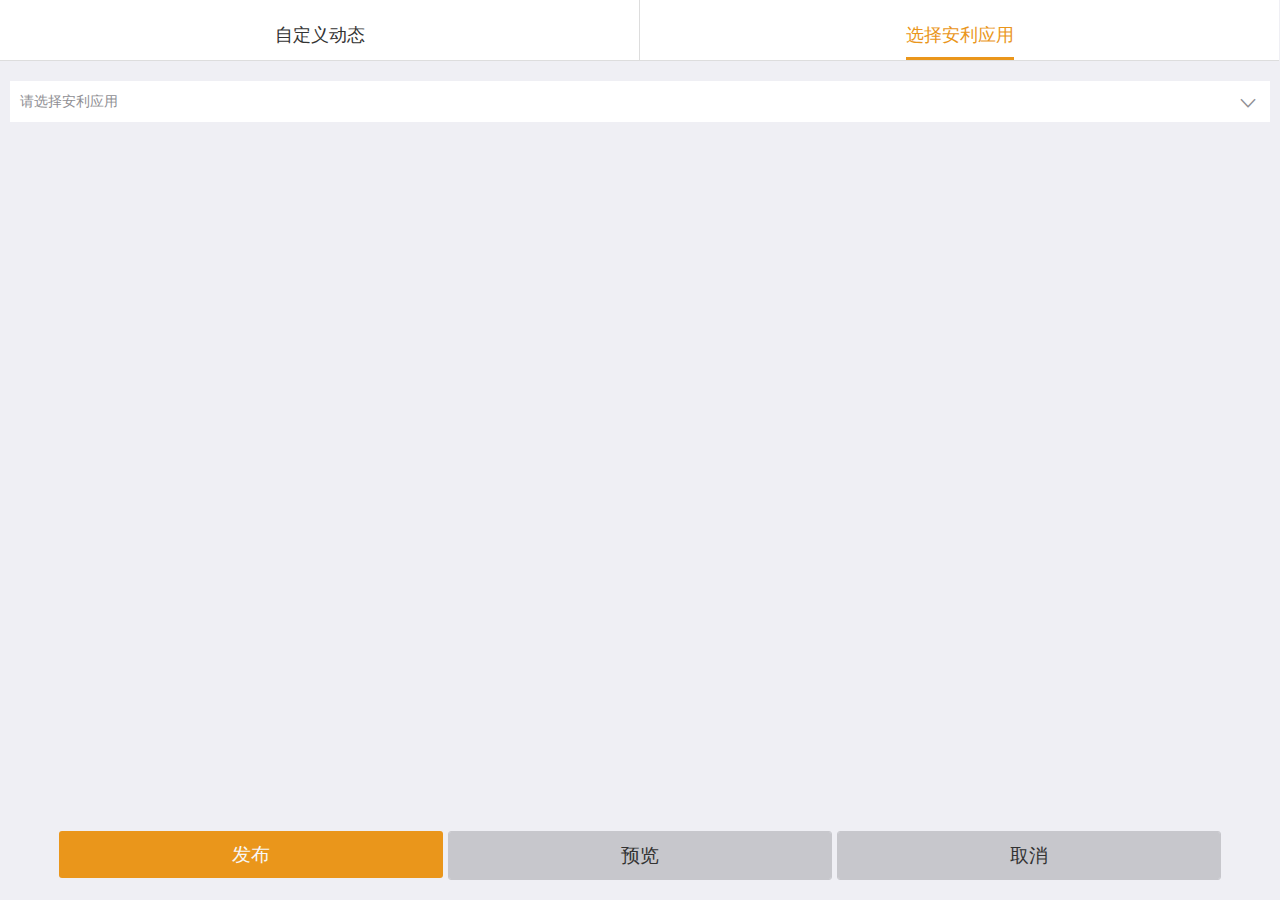
<file: postadd2.html>
<!DOCTYPE html>
<html>

	<head>
		<meta charset="UTF-8">
		<title>选择安利应用</title>
		<meta name="viewport" content="width=device-width, initial-scale=1,maximum-scale=1,user-scalable=no">
		<meta name="apple-mobile-web-app-capable" content="yes">
		<meta name="apple-mobile-web-app-status-bar-style" content="black">
		<meta name="format-detection" content="telephone=no" />
		<!--不缓存-->
		<meta http-equiv="Expires" content="0">
		<meta http-equiv="Pragma" content="no-cache">
		<meta http-equiv="Cache-control" content="no-cache">
		<meta http-equiv="Cache" content="no-cache">
		<link rel="stylesheet" href="css/mui.min.css" />
		<link rel="stylesheet" type="text/css" href="css/app.css" />
		<link rel="stylesheet" type="text/css" href="css/postadd.css" />
	</head>

	<body>
		<div id="postadd2-box">
			<div id="postadd-tab">
				<div>
					<a href="postadd.html">自定义动态</a>
				</div>
				<div>
					<a class="postadd-active">选择安利应用</a>
				</div>
			</div>
			<div class="clearfix"></div>
			<!--选择应用-->
			<div id="postadd2-list">
				<p><span id="postadd2-list-active">请选择安利应用</span><span class="mui-icon mui-icon-arrowdown mui-pull-right"></span></p>
				<div id="postadd2-list-all">
					<p data-show="postadd2-img" id="post_photo">
						A+画册
					</p>
					<p data-show="postadd2-helper">
						活动助手
					</p>
					<p data-show="postadd2-expand">
						推广文章
					</p>
				</div>
			</div>
			<div id="postadd2-form">
			<!--相册test-->
			<div id="postadd2-img" class="postadd2-show">
				<p>选择已有相册</p>
				<ul class="mui-table-view">
					<li class="mui-table-view-cell mui-media">
						<a href="javascript:;">
							<img class="mui-media-object mui-pull-left border-radius-4" src="img/postadd/img1.jpg">
							<div class="mui-media-body">
								<div class="mui-input-row mui-radio">
									<label class="mui-ellipsis">[A+画册]乐仙2016健身操挑战赛</label>
									<span class="postadd2_ball">
										<span class="postadd2_ball_select"></span>
										<span class="postadd2_ball_mo"></span>
									</span>
									
								</div>
							</div>
						</a>
					</li>
					<li class="mui-table-view-cell mui-media">
						<a href="javascript:;">
							<img class="mui-media-object mui-pull-left border-radius-4" src="img/postadd/img3.jpg">
							<div class="mui-media-body">
								<div class="mui-input-row mui-radio">
									<label class="mui-ellipsis">[A+画册]适合女性的健身方法</label>
									<span class="postadd2_ball"><span class="postadd2_ball_select" ></span></span>
								</div>
							</div>
						</a>
					</li>
					<li class="mui-table-view-cell mui-media">
						<a href="javascript:;">
							<img class="mui-media-object mui-pull-left border-radius-4" src="img/postadd/img2.jpg">
							<div class="mui-media-body">
								<div class="mui-input-row mui-radio">
									<label class="mui-ellipsis">[A+画册]睡前瑜伽又健身</label>
									<span class="postadd2_ball"><span class="postadd2_ball_select"></span></span>
								</div>
							</div>
						</a>
					</li>
					<li class="mui-table-view-cell mui-media">
						<a href="javascript:;">
							<img class="mui-media-object mui-pull-left border-radius-4" src="img/postadd/img1.jpg">
							<div class="mui-media-body">
								<div class="mui-input-row mui-radio">
									<label class="mui-ellipsis">[A+画册]乐仙2016健身操挑战赛</label>
									<span class="postadd2_ball"><span class="postadd2_ball_select"></span></span>
								</div>
							</div>
						</a>
					</li>
					<li class="mui-table-view-cell mui-media">
						<a href="javascript:;">
							<img class="mui-media-object mui-pull-left border-radius-4" src="img/postadd/img3.jpg">
							<div class="mui-media-body">
								<div class="mui-input-row mui-radio">
									<label class="mui-ellipsis">[A+画册]适合女性的健身方法</label>
									<span class="postadd2_ball"><span class="postadd2_ball_select"></span></span>
								</div>
							</div>
						</a>
					</li>
					
				</ul>
			</div>
			<!--活动助手test-->
			<div id="postadd2-helper" class="postadd2-show">
				<p>选择已有活动</p>
				<ul class="mui-table-view">
					<li class="mui-table-view-cell mui-media">
						<a href="javascript:;">
							<img class="mui-media-object mui-pull-left border-radius-4" src="img/postadd/img1.jpg">
							<div class="mui-media-body">
								<div class="mui-input-row mui-radio">
									<label class="mui-ellipsis">[活动助手]乐仙2016健身操挑战赛</label>
									<span class="postadd2_ball">
										<span class="postadd2_ball_select"></span>
										<span class="postadd2_ball_mo"></span>
									</span>
								</div>
							</div>
						</a>
					</li>
					<li class="mui-table-view-cell mui-media">
						<a href="javascript:;">
							<img class="mui-media-object mui-pull-left border-radius-4" src="img/postadd/img2.jpg">
							<div class="mui-media-body">
								<div class="mui-input-row mui-radio">
									<label class="mui-ellipsis">[活动助手]睡前瑜伽又健身</label>
									<span class="postadd2_ball"><span class="postadd2_ball_select"></span></span>
								</div>
							</div>
						</a>
					</li>
					<li class="mui-table-view-cell mui-media">
						<a href="javascript:;">
							<img class="mui-media-object mui-pull-left border-radius-4" src="img/postadd/img3.jpg">
							<div class="mui-media-body">
								<div class="mui-input-row mui-radio">
									<label class="mui-ellipsis">[活动助手]适合女性的健身方法</label>
									<span class="postadd2_ball"><span class="postadd2_ball_select"></span></span>
								</div>
							</div>
						</a>
					</li>
					<li class="mui-table-view-cell mui-media">
						<a href="javascript:;">
							<img class="mui-media-object mui-pull-left border-radius-4" src="img/postadd/img1.jpg">
							<div class="mui-media-body">
								<div class="mui-input-row mui-radio">
									<label class="mui-ellipsis">[活动助手]乐仙2016健身操挑战赛</label>
									<span class="postadd2_ball">
										<span class="postadd2_ball_select"></span>
										<span class="postadd2_ball_mo"></span>
									</span>
								</div>
							</div>
						</a>
					</li>
					<li class="mui-table-view-cell mui-media">
						<a href="javascript:;">
							<img class="mui-media-object mui-pull-left border-radius-4" src="img/postadd/img2.jpg">
							<div class="mui-media-body">
								<div class="mui-input-row mui-radio">
									<label class="mui-ellipsis">[活动助手]睡前瑜伽又健身</label>
									<span class="postadd2_ball"><span class="postadd2_ball_select"></span></span>
								</div>
							</div>
						</a>
					</li>
					<li class="mui-table-view-cell mui-media">
						<a href="javascript:;">
							<img class="mui-media-object mui-pull-left border-radius-4" src="img/postadd/img3.jpg">
							<div class="mui-media-body">
								<div class="mui-input-row mui-radio">
									<label class="mui-ellipsis">[活动助手]适合女性的健身方法</label>
									<span class="postadd2_ball"><span class="postadd2_ball_select"></span></span>
								</div>
							</div>
						</a>
					</li>
					<li class="mui-table-view-cell mui-media">
						<a href="javascript:;">
							<img class="mui-media-object mui-pull-left border-radius-4" src="img/postadd/img1.jpg">
							<div class="mui-media-body">
								<div class="mui-input-row mui-radio">
									<label class="mui-ellipsis">[活动助手]乐仙2016健身操挑战赛</label>
									<span class="postadd2_ball">
										<span class="postadd2_ball_select"></span>
										<span class="postadd2_ball_mo"></span>
									</span>
								</div>
							</div>
						</a>
					</li>
					<li class="mui-table-view-cell mui-media">
						<a href="javascript:;">
							<img class="mui-media-object mui-pull-left border-radius-4" src="img/postadd/img2.jpg">
							<div class="mui-media-body">
								<div class="mui-input-row mui-radio">
									<label class="mui-ellipsis">[活动助手]睡前瑜伽又健身</label>
									<span class="postadd2_ball"><span class="postadd2_ball_select"></span></span>
								</div>
							</div>
						</a>
					</li>
					<li class="mui-table-view-cell mui-media">
						<a href="javascript:;">
							<img class="mui-media-object mui-pull-left border-radius-4" src="img/postadd/img3.jpg">
							<div class="mui-media-body">
								<div class="mui-input-row mui-radio">
									<label class="mui-ellipsis">[活动助手]适合女性的健身方法</label>
									<span class="postadd2_ball"><span class="postadd2_ball_select"></span></span>
								</div>
							</div>
						</a>
					</li>
					<li class="mui-table-view-cell mui-media">
						<a href="javascript:;">
							<img class="mui-media-object mui-pull-left border-radius-4" src="img/postadd/img1.jpg">
							<div class="mui-media-body">
								<div class="mui-input-row mui-radio">
									<label class="mui-ellipsis">[活动助手]乐仙2016健身操挑战赛</label>
									<span class="postadd2_ball">
										<span class="postadd2_ball_select"></span>
										<span class="postadd2_ball_mo"></span>
									</span>
								</div>
							</div>
						</a>
					</li>
					<li class="mui-table-view-cell mui-media">
						<a href="javascript:;">
							<img class="mui-media-object mui-pull-left border-radius-4" src="img/postadd/img2.jpg">
							<div class="mui-media-body">
								<div class="mui-input-row mui-radio">
									<label class="mui-ellipsis">[活动助手]睡前瑜伽又健身</label>
									<span class="postadd2_ball"><span class="postadd2_ball_select"></span></span>
								</div>
							</div>
						</a>
					</li>
					<li class="mui-table-view-cell mui-media">
						<a href="javascript:;">
							<img class="mui-media-object mui-pull-left border-radius-4" src="img/postadd/img3.jpg">
							<div class="mui-media-body">
								<div class="mui-input-row mui-radio">
									<label class="mui-ellipsis">[活动助手]适合女性的健身方法</label>
									<span class="postadd2_ball"><span class="postadd2_ball_select"></span></span>
								</div>
							</div>
						</a>
					</li>
					<li class="mui-table-view-cell mui-media">
						<a href="javascript:;">
							<img class="mui-media-object mui-pull-left border-radius-4" src="img/postadd/img1.jpg">
							<div class="mui-media-body">
								<div class="mui-input-row mui-radio">
									<label class="mui-ellipsis">[活动助手]乐仙2016健身操挑战赛</label>
									<span class="postadd2_ball">
										<span class="postadd2_ball_select"></span>
										<span class="postadd2_ball_mo"></span>
									</span>
								</div>
							</div>
						</a>
					</li>
					<li class="mui-table-view-cell mui-media">
						<a href="javascript:;">
							<img class="mui-media-object mui-pull-left border-radius-4" src="img/postadd/img2.jpg">
							<div class="mui-media-body">
								<div class="mui-input-row mui-radio">
									<label class="mui-ellipsis">[活动助手]睡前瑜伽又健身</label>
									<span class="postadd2_ball"><span class="postadd2_ball_select"></span></span>
								</div>
							</div>
						</a>
					</li>
					<li class="mui-table-view-cell mui-media">
						<a href="javascript:;">
							<img class="mui-media-object mui-pull-left border-radius-4" src="img/postadd/img3.jpg">
							<div class="mui-media-body">
								<div class="mui-input-row mui-radio">
									<label class="mui-ellipsis">[活动助手]适合女性的健身方法</label>
									<span class="postadd2_ball"><span class="postadd2_ball_select"></span></span>
								</div>
							</div>
						</a>
					</li>
					
				</ul>
				
				<p id="postadd2-more"><img src="img/postadd/more.png" alt="" />下拉加载更多</p>
			</div>
			<!--推广助手test-->
			<div id="postadd2-expand" class="postadd2-show">
				<p>选择已有推广</p>
				<ul class="mui-table-view">
					<li class="mui-table-view-cell mui-media">
						<a href="javascript:;">
							<img class="mui-media-object mui-pull-left border-radius-4" src="img/postadd/img1.jpg">
							<div class="mui-media-body">
								<div class="mui-input-row mui-radio">
									<label class="mui-ellipsis">[推广助手]乐仙2016健身操挑战赛</label>
									<span class="postadd2_ball">
										<span class="postadd2_ball_select"></span>
										<span class="postadd2_ball_mo"></span>
									</span>
								</div>
							</div>
						</a>
					</li>
					<li class="mui-table-view-cell mui-media">
						<a href="javascript:;">
							<img class="mui-media-object mui-pull-left border-radius-4" src="img/postadd/img2.jpg">
							<div class="mui-media-body">
								<div class="mui-input-row mui-radio">
									<label class="mui-ellipsis">[推广助手]睡前瑜伽又健身</label>
									<span class="postadd2_ball"><span class="postadd2_ball_select"></span></span>
								</div>
							</div>
						</a>
					</li>
					<li class="mui-table-view-cell mui-media">
						<a href="javascript:;">
							<img class="mui-media-object mui-pull-left border-radius-4" src="img/postadd/img3.jpg">
							<div class="mui-media-body">
								<div class="mui-input-row mui-radio">
									<label class="mui-ellipsis">[推广助手]适合女性的健身方法</label>
									<span class="postadd2_ball"><span class="postadd2_ball_select"></span></span>
								</div>
							</div>
						</a>
					</li>
					<li class="mui-table-view-cell mui-media">
						<a href="javascript:;">
							<img class="mui-media-object mui-pull-left border-radius-4" src="img/postadd/img1.jpg">
							<div class="mui-media-body">
								<div class="mui-input-row mui-radio">
									<label class="mui-ellipsis">[推广助手]乐仙2016健身操挑战赛</label>
									<span class="postadd2_ball">
										<span class="postadd2_ball_select"></span>
										<span class="postadd2_ball_mo"></span>
									</span>
								</div>
							</div>
						</a>
					</li>
					<li class="mui-table-view-cell mui-media">
						<a href="javascript:;">
							<img class="mui-media-object mui-pull-left border-radius-4" src="img/postadd/img2.jpg">
							<div class="mui-media-body">
								<div class="mui-input-row mui-radio">
									<label class="mui-ellipsis">[推广助手]睡前瑜伽又健身</label>
									<span class="postadd2_ball"><span class="postadd2_ball_select"></span></span>
								</div>
							</div>
						</a>
					</li>
					<li class="mui-table-view-cell mui-media">
						<a href="javascript:;">
							<img class="mui-media-object mui-pull-left border-radius-4" src="img/postadd/img3.jpg">
							<div class="mui-media-body">
								<div class="mui-input-row mui-radio">
									<label class="mui-ellipsis">[推广助手]适合女性的健身方法</label>
									<span class="postadd2_ball"><span class="postadd2_ball_select"></span></span>
								</div>
							</div>
						</a>
					</li>
					<li class="mui-table-view-cell mui-media">
						<a href="javascript:;">
							<img class="mui-media-object mui-pull-left border-radius-4" src="img/postadd/img1.jpg">
							<div class="mui-media-body">
								<div class="mui-input-row mui-radio">
									<label class="mui-ellipsis">[推广助手]乐仙2016健身操挑战赛</label>
									<span class="postadd2_ball">
										<span class="postadd2_ball_select"></span>
										<span class="postadd2_ball_mo"></span>
									</span>
								</div>
							</div>
						</a>
					</li>
					<li class="mui-table-view-cell mui-media">
						<a href="javascript:;">
							<img class="mui-media-object mui-pull-left border-radius-4" src="img/postadd/img2.jpg">
							<div class="mui-media-body">
								<div class="mui-input-row mui-radio">
									<label class="mui-ellipsis">[推广助手]睡前瑜伽又健身</label>
									<span class="postadd2_ball"><span class="postadd2_ball_select"></span></span>
								</div>
							</div>
						</a>
					</li>
					<li class="mui-table-view-cell mui-media">
						<a href="javascript:;">
							<img class="mui-media-object mui-pull-left border-radius-4" src="img/postadd/img3.jpg">
							<div class="mui-media-body">
								<div class="mui-input-row mui-radio">
									<label class="mui-ellipsis">[推广助手]适合女性的健身方法</label>
									<span class="postadd2_ball"><span class="postadd2_ball_select"></span></span>
								</div>
							</div>
						</a>
					</li>
					<li class="mui-table-view-cell mui-media">
						<a href="javascript:;">
							<img class="mui-media-object mui-pull-left border-radius-4" src="img/postadd/img1.jpg">
							<div class="mui-media-body">
								<div class="mui-input-row mui-radio">
									<label class="mui-ellipsis">[推广助手]乐仙2016健身操挑战赛</label>
									<span class="postadd2_ball">
										<span class="postadd2_ball_select"></span>
										<span class="postadd2_ball_mo"></span>
									</span>
								</div>
							</div>
						</a>
					</li>
					<li class="mui-table-view-cell mui-media">
						<a href="javascript:;">
							<img class="mui-media-object mui-pull-left border-radius-4" src="img/postadd/img2.jpg">
							<div class="mui-media-body">
								<div class="mui-input-row mui-radio">
									<label class="mui-ellipsis">[推广助手]睡前瑜伽又健身</label>
									<span class="postadd2_ball"><span class="postadd2_ball_select"></span></span>
								</div>
							</div>
						</a>
					</li>
					<li class="mui-table-view-cell mui-media">
						<a href="javascript:;">
							<img class="mui-media-object mui-pull-left border-radius-4" src="img/postadd/img3.jpg">
							<div class="mui-media-body">
								<div class="mui-input-row mui-radio">
									<label class="mui-ellipsis">[推广助手]适合女性的健身方法</label>
									<span class="postadd2_ball"><span class="postadd2_ball_select"></span></span>
								</div>
							</div>
						</a>
					</li>
					<li class="mui-table-view-cell mui-media">
						<a href="javascript:;">
							<img class="mui-media-object mui-pull-left border-radius-4" src="img/postadd/img1.jpg">
							<div class="mui-media-body">
								<div class="mui-input-row mui-radio">
									<label class="mui-ellipsis">[推广助手]乐仙2016健身操挑战赛</label>
									<span class="postadd2_ball">
										<span class="postadd2_ball_select"></span>
										<span class="postadd2_ball_mo"></span>
									</span>
								</div>
							</div>
						</a>
					</li>
					<li class="mui-table-view-cell mui-media">
						<a href="javascript:;">
							<img class="mui-media-object mui-pull-left border-radius-4" src="img/postadd/img2.jpg">
							<div class="mui-media-body">
								<div class="mui-input-row mui-radio">
									<label class="mui-ellipsis">[推广助手]睡前瑜伽又健身</label>
									<span class="postadd2_ball"><span class="postadd2_ball_select"></span></span>
								</div>
							</div>
						</a>
					</li>
					<li class="mui-table-view-cell mui-media">
						<a href="javascript:;">
							<img class="mui-media-object mui-pull-left border-radius-4" src="img/postadd/img3.jpg">
							<div class="mui-media-body">
								<div class="mui-input-row mui-radio">
									<label class="mui-ellipsis">[推广助手]适合女性的健身方法</label>
									<span class="postadd2_ball"><span class="postadd2_ball_select"></span></span>
								</div>
							</div>
						</a>
					</li>
					<li class="mui-table-view-cell mui-media">
						<a href="javascript:;">
							<img class="mui-media-object mui-pull-left border-radius-4" src="img/postadd/img1.jpg">
							<div class="mui-media-body">
								<div class="mui-input-row mui-radio">
									<label class="mui-ellipsis">[推广助手]乐仙2016健身操挑战赛</label>
									<span class="postadd2_ball">
										<span class="postadd2_ball_select"></span>
										<span class="postadd2_ball_mo"></span>
									</span>
								</div>
							</div>
						</a>
					</li>
					<li class="mui-table-view-cell mui-media">
						<a href="javascript:;">
							<img class="mui-media-object mui-pull-left border-radius-4" src="img/postadd/img2.jpg">
							<div class="mui-media-body">
								<div class="mui-input-row mui-radio">
									<label class="mui-ellipsis">[推广助手]睡前瑜伽又健身</label>
									<span class="postadd2_ball"><span class="postadd2_ball_select"></span></span>
								</div>
							</div>
						</a>
					</li>
					<li class="mui-table-view-cell mui-media">
						<a href="javascript:;">
							<img class="mui-media-object mui-pull-left border-radius-4" src="img/postadd/img3.jpg">
							<div class="mui-media-body">
								<div class="mui-input-row mui-radio">
									<label class="mui-ellipsis">[推广助手]适合女性的健身方法</label>
									<span class="postadd2_ball"><span class="postadd2_ball_select"></span></span>
								</div>
							</div>
						</a>
					</li>
					<li class="mui-table-view-cell mui-media">
						<a href="javascript:;">
							<img class="mui-media-object mui-pull-left border-radius-4" src="img/postadd/img1.jpg">
							<div class="mui-media-body">
								<div class="mui-input-row mui-radio">
									<label class="mui-ellipsis">[推广助手]乐仙2016健身操挑战赛</label>
									<span class="postadd2_ball">
										<span class="postadd2_ball_select"></span>
										<span class="postadd2_ball_mo"></span>
									</span>
								</div>
							</div>
						</a>
					</li>
					<li class="mui-table-view-cell mui-media">
						<a href="javascript:;">
							<img class="mui-media-object mui-pull-left border-radius-4" src="img/postadd/img2.jpg">
							<div class="mui-media-body">
								<div class="mui-input-row mui-radio">
									<label class="mui-ellipsis">[推广助手]睡前瑜伽又健身</label>
									<span class="postadd2_ball"><span class="postadd2_ball_select"></span></span>
								</div>
							</div>
						</a>
					</li>
					<li class="mui-table-view-cell mui-media">
						<a href="javascript:;">
							<img class="mui-media-object mui-pull-left border-radius-4" src="img/postadd/img3.jpg">
							<div class="mui-media-body">
								<div class="mui-input-row mui-radio">
									<label class="mui-ellipsis">[推广助手]适合女性的健身方法</label>
									<span class="postadd2_ball"><span class="postadd2_ball_select"></span></span>
								</div>
							</div>
						</a>
					</li>
					<li class="mui-table-view-cell mui-media">
						<a href="javascript:;">
							<img class="mui-media-object mui-pull-left border-radius-4" src="img/postadd/img1.jpg">
							<div class="mui-media-body">
								<div class="mui-input-row mui-radio">
									<label class="mui-ellipsis">[推广助手]乐仙2016健身操挑战赛</label>
									<span class="postadd2_ball">
										<span class="postadd2_ball_select"></span>
										<span class="postadd2_ball_mo"></span>
									</span>
								</div>
							</div>
						</a>
					</li>
					<li class="mui-table-view-cell mui-media">
						<a href="javascript:;">
							<img class="mui-media-object mui-pull-left border-radius-4" src="img/postadd/img2.jpg">
							<div class="mui-media-body">
								<div class="mui-input-row mui-radio">
									<label class="mui-ellipsis">[推广助手]睡前瑜伽又健身</label>
									<span class="postadd2_ball"><span class="postadd2_ball_select"></span></span>
								</div>
							</div>
						</a>
					</li>
					<li class="mui-table-view-cell mui-media">
						<a href="javascript:;">
							<img class="mui-media-object mui-pull-left border-radius-4" src="img/postadd/img3.jpg">
							<div class="mui-media-body">
								<div class="mui-input-row mui-radio">
									<label class="mui-ellipsis">[推广助手]适合女性的健身方法</label>
									<span class="postadd2_ball"><span class="postadd2_ball_select"></span></span>
								</div>
							</div>
						</a>
					</li>
					<li class="mui-table-view-cell mui-media">
						<a href="javascript:;">
							<img class="mui-media-object mui-pull-left border-radius-4" src="img/postadd/img1.jpg">
							<div class="mui-media-body">
								<div class="mui-input-row mui-radio">
									<label class="mui-ellipsis">[推广助手]乐仙2016健身操挑战赛</label>
									<span class="postadd2_ball">
										<span class="postadd2_ball_select"></span>
										<span class="postadd2_ball_mo"></span>
									</span>
								</div>
							</div>
						</a>
					</li>
					<li class="mui-table-view-cell mui-media">
						<a href="javascript:;">
							<img class="mui-media-object mui-pull-left border-radius-4" src="img/postadd/img2.jpg">
							<div class="mui-media-body">
								<div class="mui-input-row mui-radio">
									<label class="mui-ellipsis">[推广助手]睡前瑜伽又健身</label>
									<span class="postadd2_ball"><span class="postadd2_ball_select"></span></span>
								</div>
							</div>
						</a>
					</li>
					<li class="mui-table-view-cell mui-media">
						<a href="javascript:;">
							<img class="mui-media-object mui-pull-left border-radius-4" src="img/postadd/img3.jpg">
							<div class="mui-media-body">
								<div class="mui-input-row mui-radio">
									<label class="mui-ellipsis">[推广助手]适合女性的健身方法</label>
									<span class="postadd2_ball"><span class="postadd2_ball_select"></span></span>
								</div>
							</div>
						</a>
					</li>
					<li class="mui-table-view-cell mui-media">
						<a href="javascript:;">
							<img class="mui-media-object mui-pull-left border-radius-4" src="img/postadd/img1.jpg">
							<div class="mui-media-body">
								<div class="mui-input-row mui-radio">
									<label class="mui-ellipsis">[推广助手]乐仙2016健身操挑战赛</label>
									<span class="postadd2_ball">
										<span class="postadd2_ball_select"></span>
										<span class="postadd2_ball_mo"></span>
									</span>
								</div>
							</div>
						</a>
					</li>
					<li class="mui-table-view-cell mui-media">
						<a href="javascript:;">
							<img class="mui-media-object mui-pull-left border-radius-4" src="img/postadd/img2.jpg">
							<div class="mui-media-body">
								<div class="mui-input-row mui-radio">
									<label class="mui-ellipsis">[推广助手]睡前瑜伽又健身</label>
									<span class="postadd2_ball"><span class="postadd2_ball_select"></span></span>
								</div>
							</div>
						</a>
					</li>
					<li class="mui-table-view-cell mui-media">
						<a href="javascript:;">
							<img class="mui-media-object mui-pull-left border-radius-4" src="img/postadd/img3.jpg">
							<div class="mui-media-body">
								<div class="mui-input-row mui-radio">
									<label class="mui-ellipsis">[推广助手]适合女性的健身方法</label>
									<span class="postadd2_ball"><span class="postadd2_ball_select"></span></span>
								</div>
							</div>
						</a>
					</li>
					
				</ul>
			</div>
			</div>
			</div>
			<div id="postadd-button">
				<button type="button" id="postadd-save" class="mui-btn mui-btn-success">发布</button>
				<button type="button" id="postadd-preview" class="mui-btn mui-btn-grey">预览</button>
				<a href="post.html"><button type="button" class="mui-btn mui-btn-grey">取消</button></a>
			</div>
			<!--预览-->
			<div id="postadd-preview-box">
				<ul class="mui-table-view">
					<li class="mui-table-view-cell">
						<div class="mui-slider-right mui-disabled">
							<a class="mui-btn mui-btn-red">删除</a>
						</div>
						<div class="mui-slider-handle">
							<a href="javascript:;">
								<img class="mui-media-object mui-pull-left" src="img/index/post.png">
								<div class="mui-media-body">
									<p class='mui-ellipsis'>乐纤2016健身操挑战赛</p>
									<p class='ellipsis-3'>别告诉我没人在乎你的胖瘦,2016乐仙体重管理自我挑战赛开赛了,斩去肥膘,还我小蛮腰</p>
								</div>
							</a>
						</div>
					</li>
					
				</ul>
				<div>
					<button type="button" class="mui-btn cancel" id="window_save">发布</button>
					<a data-hide="postadd-preview-box" class="hide-modal"><button type="button" class="mui-btn cancel">返回编辑</button></a>
				</div>
			</div>
			
		</div>
	</body>
	<script src="js/mui.min.js" type="text/javascript" charset="utf-8"></script>
	<script type="text/javascript" src="js/zepto.min.js"></script>
	<script type="text/javascript" src="js/app.js"></script>
	<script>
		$(function() {
			//应用展开
			
			$('#postadd2-list>p').on('tap', function() {
					$('#postadd2-list-all').toggle();
				})
				//应用选择
			$('#postadd2-list-all>p').on('tap', function() {
				var datashow=$(this).attr('data-show');
				$('#postadd2-list-active').text($(this).text());
				$('#postadd2-list-all').hide();
				$('#'+datashow).siblings('.postadd2-show').hide();
				$('#'+datashow).show();
			})
			//预览
			$('#postadd-preview').on('tap', function() {
				var win_height = $(window).height();
				var offs = (win_height - 170) / 2;
				$('#postadd-preview-box').css('top', offs).show();
				var mask = mui.createMask(function() { //点击蒙版时自动执行的回调；
					$('#postadd-preview-box').hide();
				});
				mask.show(); //显示遮罩
			})
//			发布
			$("#postadd-save").click(session_handle);
			$("#window_save").click(session_handle);
			
			function session_handle(){
				sessionStorage.setItem("anli_logo","1");
				if(sessionStorage.getItem("creat_anli") == null){
					var creat_anli = 1;
					sessionStorage.setItem("creat_anli",creat_anli);
				}else{
					$anli_handle = sessionStorage.getItem("creat_anli");
					$anli_handle++;
					sessionStorage.setItem("creat_anli",$anli_handle);
				}
				document.location.href = 'index.html';
			}
//			超过隐藏
			$heler_len = $("#postadd2-helper ul li").length;
			if($heler_len == 15){
				
				for(i=6;i<15;i++){
					$("#postadd2-helper ul li").eq(i).css("display","none")
				}
				$("#postadd2-more").css("display","block");
			}else{
				$("#postadd2-more").css("display","none");
			}
			$("#postadd2-more").click(function(){
				for(i=6;i<15;i++){
					$("#postadd2-helper ul li").eq(i).css("display","block")
				}
				$("#postadd2-more").css("display","none");
			})
//			选中单选框样式

			$(".mui-media").on("click",function(){
				removeInput();
				default_input();
				$(this).find(".postadd2_ball_select").css("display","block");
			})
			removeInput();
			function removeInput(){
				$ball_len = $(".postadd2_ball").length;
				for(i=0;i<$ball_len;i++){
					$(".postadd2_ball .postadd2_ball_select").eq(i).css("display","none");
				}
				
			}
			function default_input(){
				$mo_len = $(".postadd2_ball_mo").length;
				for(i=0;i<$mo_len;i++){
					$(".postadd2_ball_mo").eq(i).css("display","none");
				}
				
			}
		})
	</script>

</html>
</file>
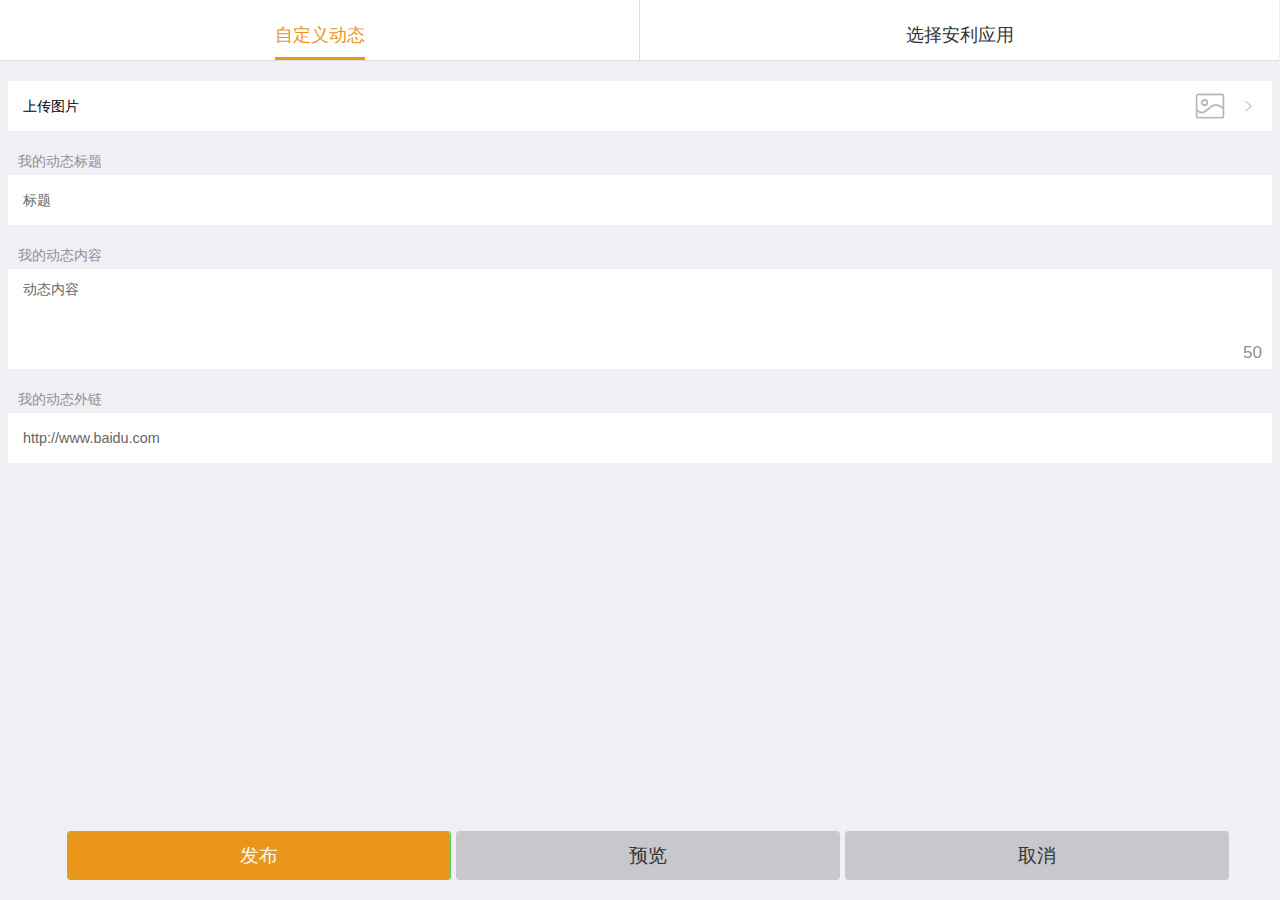
<file: postedit.html>
<!DOCTYPE html>
<html>

	<head>
		<meta charset="UTF-8">
		<title>自定义动态</title>
		<meta name="viewport" content="width=device-width, initial-scale=1,maximum-scale=1,user-scalable=no">
		<meta name="apple-mobile-web-app-capable" content="yes">
		<meta name="apple-mobile-web-app-status-bar-style" content="black">
		<meta name="format-detection" content="telephone=no" />
		<!--不缓存-->
		<meta http-equiv="Expires" content="0">
		<meta http-equiv="Pragma" content="no-cache">
		<meta http-equiv="Cache-control" content="no-cache">
		<meta http-equiv="Cache" content="no-cache">
		<link rel="stylesheet" href="css/mui.min.css" />
		<link rel="stylesheet" type="text/css" href="css/app.css" />
		<link rel="stylesheet" type="text/css" href="css/postedit.css" />
	</head>

	<body>
		<div id="postedit-box">
			<div id="postedit-tab">
				<div>
					<a class="postedit-active">自定义动态</a>
				</div>
				<div>
					<a>选择安利应用</a>
				</div>
			</div>
			<div class="clearfix"></div>
			<div id="postedit-form">
				<form class="mui-input-group">
					<div class="mui-input-row postedit-line">
						<label>上传图片</label>
						<a class="mui-navigate-right" href="#">
							<img src="img/postadd/up-bg.png" />
						</a>
					</div>
					<p class="postedit-p">我的动态标题</p>
					<div class="mui-input-row postedit-line ">
						<input type="text" placeholder="请输入标题" value="标题">
					</div>
					<p class="postedit-p">我的动态内容</p>
					<div class="mui-input-row postedit-line postedit-textarea">
						<textarea placeholder="请输入文本">动态内容</textarea>
						<span class="postadd-number">50</span>
					</div>
					<p class="postedit-p">我的动态外链</p>
					<div class="mui-input-row postedit-line ">
						<input type="text" placeholder="请输入地址" value="http://www.baidu.com">
					</div>
					<div id="postedit-button">
						<a href="post.html"><button type="button" id="postedit-save" class="mui-btn mui-btn-success">发布</button></a>
						<button type="button" id="postedit-preview" class="mui-btn mui-btn-grey">预览</button>
						<a href="post.html"><button type="button" class="mui-btn mui-btn-grey">取消</button></a>
					</div>
				</form>
			</div>
			<!--预览-->
			<div id="postedit-preview-box">
				<ul class="mui-table-view">
					<li class="mui-table-view-cell">
						<div class="mui-slider-right mui-disabled">
							<a class="mui-btn mui-btn-red">删除</a>
						</div>
						<div class="mui-slider-handle">
							<a href="javascript:;">
								<img class="mui-media-object mui-pull-left" src="img/index/post.png">
								<div class="mui-media-body">
									<p class='mui-ellipsis'>[直播]乐纤2016健身操挑战赛</p>
									<p class='ellipsis-3'>别告诉我没人在乎你的胖瘦,2016乐仙体重管理自我挑战赛开赛了,斩去肥膘,还我小蛮腰</p>
								</div>
							</a>
						</div>
					</li>
				</ul>
				<div>
					<a href="post.html"><button type="button" class="mui-btn cancel">发布</button></a>
					<a data-hide="postedit-preview-box" class="hide-modal"><button type="button" class="mui-btn cancel">返回编辑</button></a>
				</div>
			</div>
		</div>
	</body>
	<script src="js/mui.min.js" type="text/javascript" charset="utf-8"></script>
	<script type="text/javascript" src="js/zepto.min.js"></script>
	<script type="text/javascript" src="js/app.js" ></script>
	<script>
		$(function() {
			$('#postedit-preview').on('tap', function() {
				var win_height=$(window).height();
				var offs=(win_height-170)/2;
				$('#postedit-preview-box').css('top',offs).show();
				var mask = mui.createMask(function() { //点击蒙版时自动执行的回调；
					$('#postedit-preview-box').hide();
				});
				mask.show(); //显示遮罩
			})
		})
	</script>

</html>
</file>
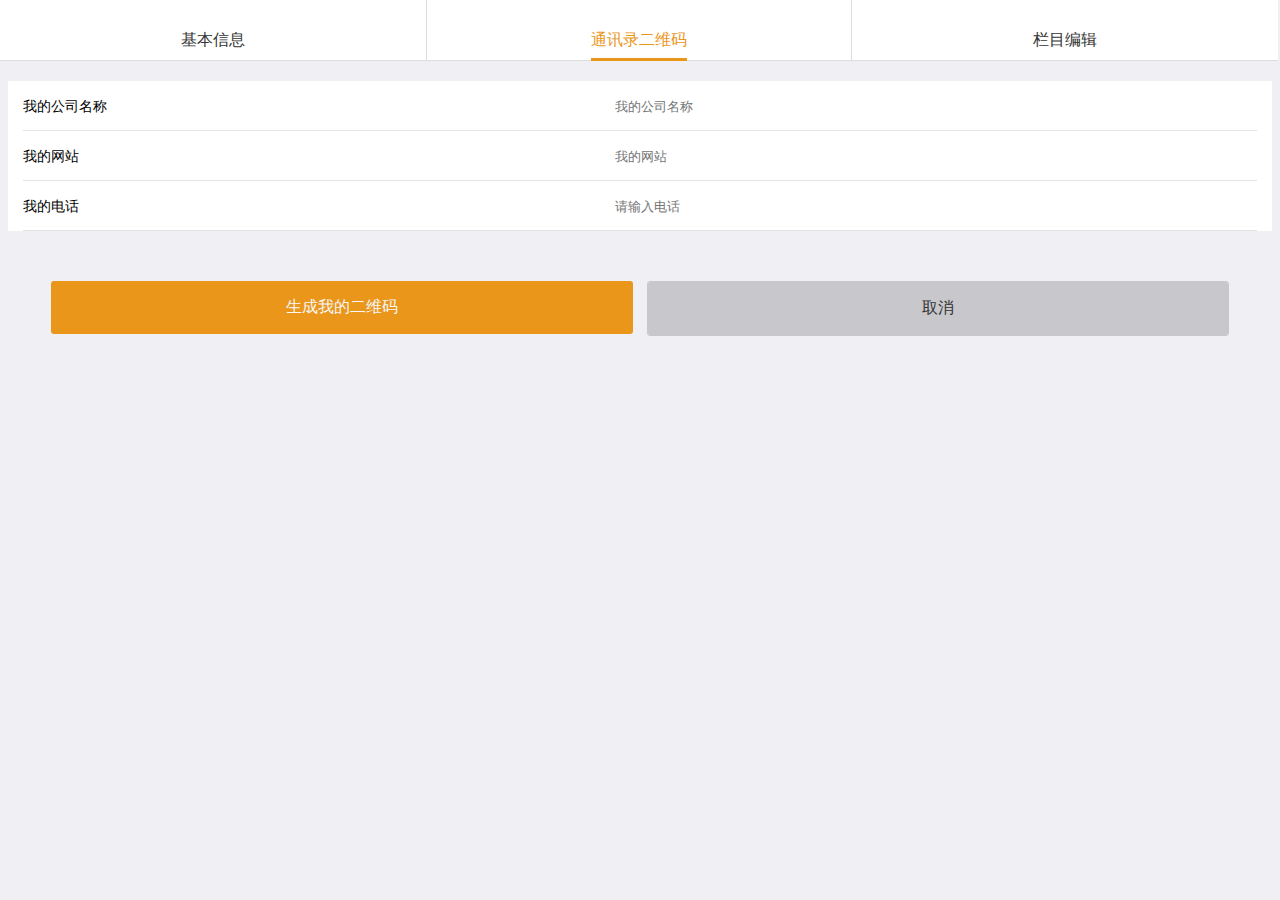
<file: qraddress.html>
<!DOCTYPE html>
<html>

	<head>
		<meta charset="UTF-8">
		<title>通讯录二维码</title>
		<meta name="viewport" content="width=device-width, initial-scale=1,maximum-scale=1,user-scalable=no">
		<meta name="apple-mobile-web-app-capable" content="yes">
		<meta name="apple-mobile-web-app-status-bar-style" content="black">
		<meta name="format-detection" content="telephone=no" />
		<!--不缓存-->
		<meta http-equiv="Expires" content="0">
		<meta http-equiv="Pragma" content="no-cache">
		<meta http-equiv="Cache-control" content="no-cache">
		<meta http-equiv="Cache" content="no-cache">
		<link rel="stylesheet" href="css/mui.min.css" />
		<link rel="stylesheet" type="text/css" href="css/app.css" />
		<link rel="stylesheet" type="text/css" href="css/qraddress.css" />
	</head>

	<body>
		<div id="qraddress-box">
			<div id="setting_shadow">
				<span>通讯录二维码已生成</span>
			</div>
			<div id="qraddress-tab">
				<div>
					<a href="setting.html">基本信息</a>
				</div>
				<div>
					<a class="qraddress-active">通讯录二维码</a>
				</div>
				<div>
					<a href="menu.html" id="lanmu_qra">栏目编辑</a>
				</div>
			</div>
			<div class="clearfix"></div>
			<div id="qraddress-form">
				<form class="mui-input-group">
					<div class="mui-input-row">
						<label>我的公司名称</label>
						<input type="text" id="org" placeholder="我的公司名称">
					</div>
					<div class="mui-input-row">
						<label>我的网站</label>
						<input type="url" id="web" class="mui-input-clear" placeholder="我的网站">
					</div>
					<div class="mui-input-row">
						<label>我的电话</label>
						<input type="tel" id="tel" class="mui-input-clear" placeholder="请输入电话">
					</div>
					<!--二维码存放-->
					<div id="qrcode" style="display: none;">
					</div>
					<div id="qraddress-button">
						<button type="button" id="qraddress-save" class="mui-btn mui-btn-success">生成我的二维码</button>&nbsp;&nbsp;
						<button type="button" class="mui-btn mui-btn-grey" id="qra_cancel">取消</button>
					</div>
				</form>
			</div>
		</div>
	</body>
	<script src="js/mui.min.js" type="text/javascript" charset="utf-8"></script>
	<!--<script type="text/javascript" src="js/zepto.min.js"></script>-->
	<script type="text/javascript" src="js/jquery.min.js" ></script>
	<script type="text/javascript" src="js/app.js" ></script>
	<!--<script type="text/javascript" src="js/qrcode.js"></script>-->
	<script type="text/javascript" src="js/jquery-qrcode.min.js"></script>
	<script>
		$(function() {
			$('#qraddress-save').on('tap', function() {
				sessionStorage.setItem("switch_b","1");
				
				var card,/* fname = '张',*/
					name = sessionStorage.getItem("set_user"),
					org = $("#org").val(),
					tel = $("#tel").val(),
					web = $("#web").val();
					
					card = "BEGIN:VCARD",
					card += "\r\nN:;" /*+ fname + ";"*/ + name + ";;;",
					card += "\r\nFN: " + name + "  " /*+ fname*/,
					org && (card += "\r\nORG:" + org),
					tel && (card += "\r\nTEL;CELL,VOICE:" + tel),
					web && (card += "\r\nURL;WORK:" + web),
					card += "\r\nEND:VCARD",
					$("#qrcode").empty().qrcode({
						render: "image",
						ecLevel: "0" == $("#mode").val() ? "L" : "H",
						size: 300,
						background: "#fff",
						fill: '#000',
						radius: 0,
						mode: 0,
						
						src:'img/photo.jpg',
						fontcolor: '#000',
//						image:$('#qw')[0],
//				        mPosX:50,   //图片在X轴的位置
//				        mPosY:50,    //图片在X轴的位置
//				        mSize:150,   //图片大小
						label:/* fname +*/ name,
						text: card,
						
					})
					//名片--demo
				var cardimg=$("#qrcode").find('img').attr('src');
				db.transaction(function(tx) {
					tx.executeSql("delete from card", [],
						function(tx, rs) {
//							console.log('delete');
						},
						function(tx, e) {
//							console.log(e);
						});
					tx.executeSql("insert INTO card (id,imgpath) VALUES(?,?)", ['1',cardimg],
						function(tx, rs) {
//							mui.toast('通讯录二维码已生成');
							pop_err("通讯录二维码已生成");
							localStorage.setItem('card','1');
//							console.log('insert');
						},
						function(tx, e) {
//							console.log('err');
						});
					
				});
				setTimeout(function(){
						document.location.href = 'menu.html';
					},1000)
				
			})
			
			$qra_switch = sessionStorage.getItem("switch_b");
			if($qra_switch == null){
				$("#lanmu_qra").click(function(){
					return false;
				})
			}else{
				$("#lanmu_qra").click(function(){
					return true;
				})
			}
			
			$("#tel").val(sessionStorage.getItem("set_phone"));
			$("#tel").mousedown(function(){
				mui.toast('如需更改电话，请回到基本信息');
				this.setAttribute("disabled","true");
			})
			
			$("#qra_cancel").on("click",function(){
				if(sessionStorage.getItem("switch_first") == null){
					document.location.href = 'begin.html';
				}else{
					document.location.href = 'index.html';
				}
			})
			
			function pop_err(val){
				$("#setting_shadow span").text(val);
				$("#setting_shadow").css("display","block");
				setTimeout(function(){
					$("#setting_shadow").css("display","none");
				},2000)
			}
			$("#setting_shadow").on("click",function(){
				$("#setting_shadow").css("display","none");
			})
		})
	</script>

</html>
</file>
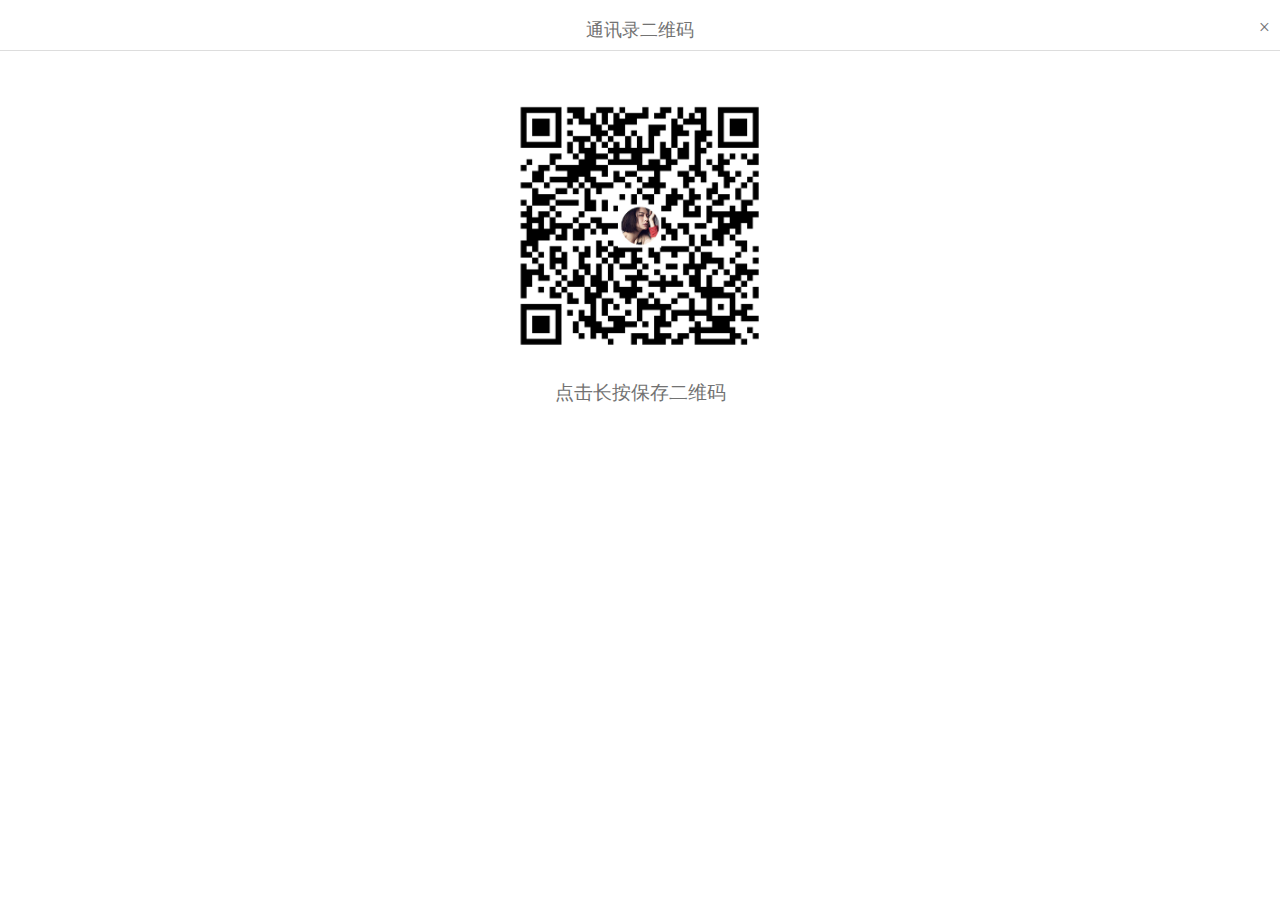
<file: qrcode.html>
<!DOCTYPE html>
<html>
	<head>
		<meta charset="UTF-8">
		<title>通讯录二维码</title>
		<meta name="viewport" content="width=device-width, initial-scale=1,maximum-scale=1,user-scalable=no">
		<meta name="apple-mobile-web-app-capable" content="yes">
		<meta name="apple-mobile-web-app-status-bar-style" content="black">
		<meta name="format-detection" content="telephone=no" />
		<!--不缓存-->
		<meta http-equiv="Expires" content="0">
		<meta http-equiv="Pragma" content="no-cache">
		<meta http-equiv="Cache-control" content="no-cache">
		<meta http-equiv="Cache" content="no-cache">
		<link rel="stylesheet" type="text/css" href="css/app.css"/>
		<link rel="stylesheet" type="text/css" href="css/qrcode.css"/>
	</head>
	<body>
		<div id="qrcode-box">
			<div id="qrcode-tab">
				<div><a>通讯录二维码</a></div>
				<span id="qrcode_close">×</span>
			</div>
			<div class="clearfix"></div>
			<div id="qrcode-img">
				<img class="qrcode-img" src="img/qrcode/erwei.png" alt="名片二维码" />
				<p>点击长按保存二维码</p>
			</div>
			
		</div>
	</body>
	<script type="text/javascript" src="js/zepto.min.js" ></script>
	<script type="text/javascript" src="js/app.js" ></script>
	<script>
		$(function(){
			//名片设置--demo
			db.transaction(function(tx) {
					tx.executeSql("select imgpath from card where id=?", ["1"],
						function(tx, rs) {
							if(rs.rows.length>0){
								$('.qrcode-img').attr('src',rs.rows.item(0).imgpath);
							}
						},
						function(tx, e) {
//							alert(e);
						});
				});
			$('.qrcode-img').on('click',function(){
				document.location.href='index.html';
			})
			$("#qrcode_close").on("click",function(){
				document.location.href = 'index.html';
			})
		})
	</script>
</html>
</file>
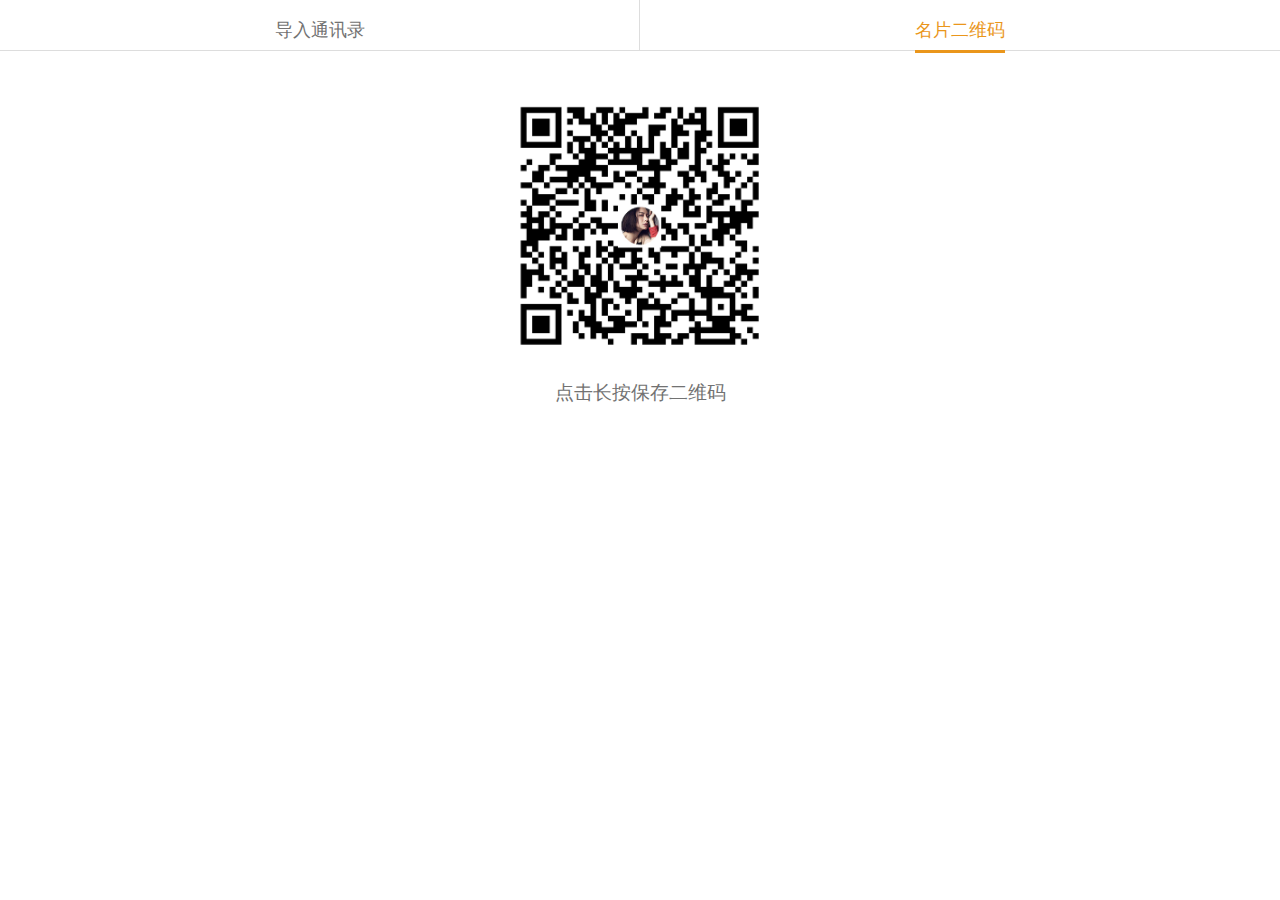
<file: qrcode2.html>
<!DOCTYPE html>
<html>
	<head>
		<meta charset="UTF-8">
		<title>名片二维码</title>
		<meta name="viewport" content="width=device-width, initial-scale=1,maximum-scale=1,user-scalable=no">
		<meta name="apple-mobile-web-app-capable" content="yes">
		<meta name="apple-mobile-web-app-status-bar-style" content="black">
		<meta name="format-detection" content="telephone=no" />
		<!--不缓存-->
		<meta http-equiv="Expires" content="0">
		<meta http-equiv="Pragma" content="no-cache">
		<meta http-equiv="Cache-control" content="no-cache">
		<meta http-equiv="Cache" content="no-cache">
		<link rel="stylesheet" type="text/css" href="css/app.css"/>
		<link rel="stylesheet" type="text/css" href="css/qrcode2.css"/>
	</head>
	<body>
		<div id="qrcode-box">
			<div id="qrcode-tab">
				<div><a>导入通讯录</a></div>
				<div ><a class="qrcode-active">名片二维码</a></div>
			</div>
			<div class="clearfix"></div>
			<div id="qrcode-img">
				<img class="qrcode-img" src="img/qrcode/erwei.png" alt="名片二维码" />
				<p>点击长按保存二维码</p>
			</div>
			
		</div>
	</body>
	<script type="text/javascript" src="js/zepto.min.js" ></script>
	<script>
		$(function(){
			$('.qrcode-img').on('click',function(){
				document.location.href='index.html';
			})
		})
	</script>
</html>
</file>
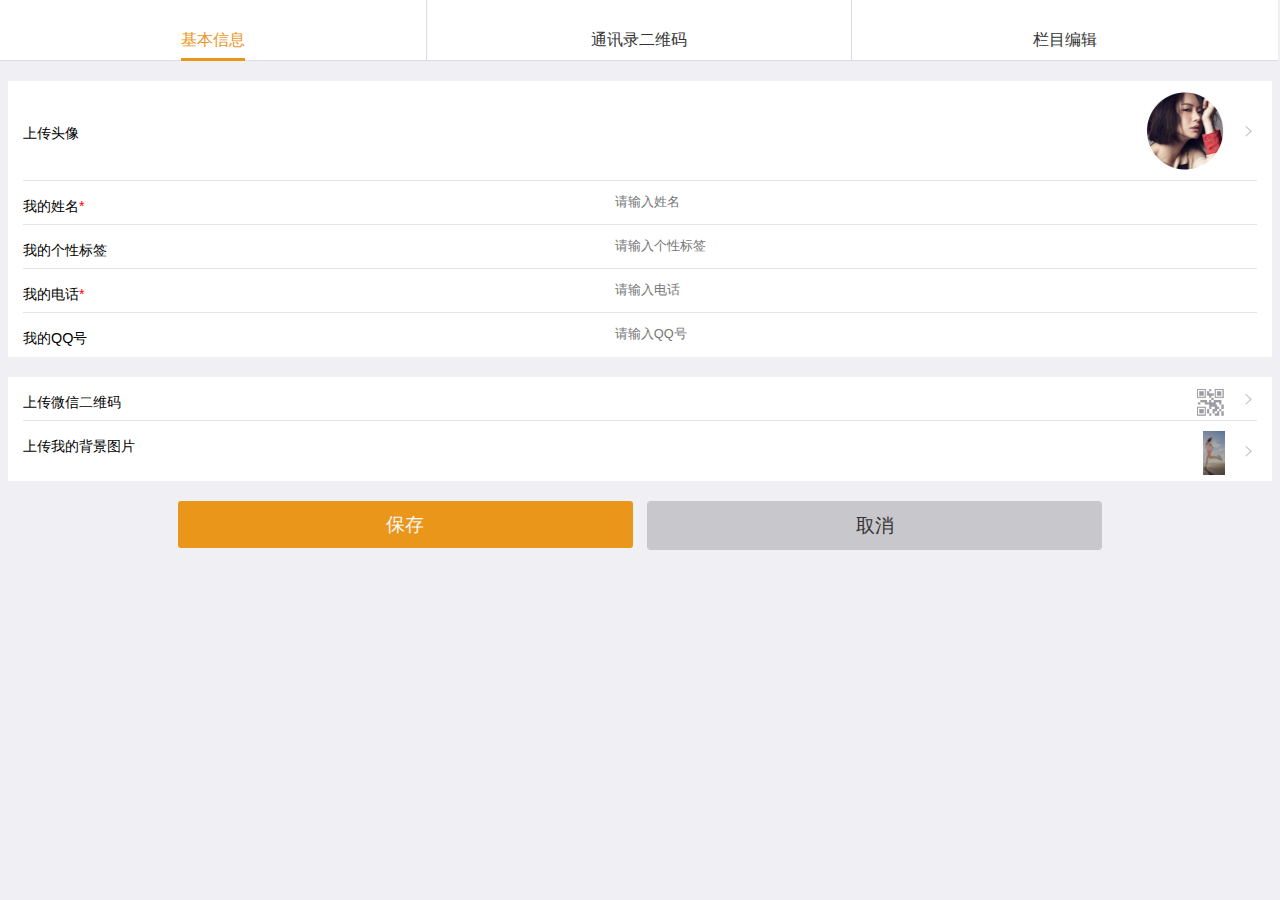
<file: setting.html>
<!DOCTYPE html>
<html>
	<head>
		<meta charset="UTF-8">
		<title>基本信息</title>
		<meta name="viewport" content="width=device-width, initial-scale=1,maximum-scale=1,user-scalable=no">
		<meta name="apple-mobile-web-app-capable" content="yes">
		<meta name="apple-mobile-web-app-status-bar-style" content="black">
		<meta name="format-detection" content="telephone=no" />
		<!--不缓存-->
		<meta http-equiv="Expires" content="0">
		<meta http-equiv="Pragma" content="no-cache">
		<meta http-equiv="Cache-control" content="no-cache">
		<meta http-equiv="Cache" content="no-cache">
		<link rel="stylesheet" href="css/mui.min.css" />
		<link rel="stylesheet" type="text/css" href="css/app.css"/>
		<link rel="stylesheet" type="text/css" href="css/setting.css"/>
	<body>
		<div id="setting-box">
			<div id="setting_shadow">
				<span>信息填写不完整，请检查！</span>
			</div>
			<div id="setting-tab">
				<div ><a class="setting-active">基本信息</a></div>
				<div><a href="qraddress.html" id="tongxun_set">通讯录二维码</a></div>
				<div><a href="menu.html" id="lanmu_set">栏目编辑</a></div>
			</div>
			<div class="clearfix"></div>
			<div id="setting-form">
			<form class="mui-input-group" name="myForm">
				<div class="mui-input-row setting-user">
						<label>上传头像</label>
						<a class="mui-navigate-right" href="#">
							<img src="img/setting/up-user.png" />
						</a>
					</div>
					<div class="mui-input-row">
						<label>我的姓名<span style="color: red;">*</span></label>
						<input type="text" placeholder="请输入姓名" id="setting-user">
					</div>
					<div class="mui-input-row">
						<label>我的个性标签</label>
						<input type="text" class="mui-input-clear" placeholder="请输入个性标签" id="setting-autograph">
					</div>
					<div class="mui-input-row">
						<label>我的电话<span style="color: red;">*</span></label>
						<input type="number" class="mui-input-clear" placeholder="请输入电话" id="setting-phone">
					</div>
					<div class="mui-input-row setting-line">
						<label>我的QQ号</label>
						<input type="number" class="mui-input-clear" placeholder="请输入QQ号" id="setting-qq">
					</div>
					<div class="mui-input-row setting-mg-top">
						<label>上传微信二维码</label>
						<a class="mui-navigate-right" href="#">
							<img src="img/setting/up-weixin.png" />
						</a>
					</div>
					<div class="mui-input-row setting-line" id="setting_bg">
						<label>上传我的背景图片</label>
						<a class="mui-navigate-right" href="#">
							<img src="img/index/bg.jpg" />
						</a>
					</div>
					<div id="setting-button">
						<button type="button" id="setting-save" class="mui-btn mui-btn-success">保存</button>&nbsp;&nbsp;
						<button type="button" class="mui-btn mui-btn-grey" id="setting_cancel">取消</button>
					</div>
				</form>
			</div>
		</div>
	</body>
	<script src="js/mui.min.js" type="text/javascript" charset="utf-8"></script>
	<script type="text/javascript" src="js/zepto.min.js" ></script>
	<script>

		$(function() {
			//		限制跳转
			$sess_switch = sessionStorage.getItem("switch_a");
			$qra_switch = sessionStorage.getItem("switch_b");
			if($sess_switch == null){
				$("#tongxun_set").click(function(){
					return false;
				})
			}
			if($sess_switch == null || $qra_switch == null){
				$("#lanmu_set").click(function(){
					return false;
				})
			}
			
			$("#setting_cancel").click(function(){
				href_direct();
			})
			
			$('#setting-user').val(sessionStorage.getItem("set_user"));
			$('#setting-phone').val(sessionStorage.getItem("set_phone"));
			$('#setting-qq').val(sessionStorage.getItem("set_qq"));
			$('#setting-autograph').val(sessionStorage.getItem("setting_autograph"));
			

			var user_reg = /^.{1,30}$/;
			var autograph_reg = /^.{0,50}$/;
			var phone_reg = /^[1-9][0-9]{10}$/;
			var qq_reg = /^[0-9]{5,10}$/;
			var check_active = 1;
			var check_qq = 1;
			
			$("#setting-save").click(function(){
				check_text();
				var user_val = document.getElementById("setting-user").value;
				var user_val_handle = user_val.replace(/[\u4e00-\u9fa5]/g,"12");
				var autograph_val = document.getElementById("setting-autograph").value;
				var autograph_val_handle = autograph_val.replace(/[\u4e00-\u9fa5]/g,"12");
				$phone_val = $('#setting-phone').val();
				$qq_val = $('#setting-qq').val();
				if(user_val == "" || $phone_val == "" || phone_reg.test($phone_val) == false || user_reg.test(user_val_handle) == false){
					return;
				}else{
					if(autograph_val){
						if(autograph_reg.test(autograph_val_handle) == false){
							return;
						}else{
							sessionStorage.setItem("setting_autograph",autograph_val);
						}
					}
					if($qq_val){
						if(qq_reg.test($qq_val) == false){
							return;
						}else{
							sessionStorage.setItem("set_qq",$qq_val);
						}
					}
					sessionStorage.setItem("set_phone",$phone_val);
					sessionStorage.setItem("set_user",user_val);
					sessionStorage.setItem("switch_a","1");
					clear_border();
					pop_err("保存成功");
					if(sessionStorage.getItem("switch_first") == null){
						setTimeout(function(){
							document.location.href = 'qraddress.html';
						},1000)
					}else{
						setTimeout(function(){
							document.location.href = 'index.html';
						},1000)
					}
				}
			})
			
			
			
			
			function check_text(){
				var user_val = document.getElementById("setting-user").value;
				var user_val_handle = user_val.replace(/[\u4e00-\u9fa5]/g,"12");
				var autograph_val = document.getElementById("setting-autograph").value;
				var autograph_val_handle = autograph_val.replace(/[\u4e00-\u9fa5]/g,"12");
				$phone_val = $('#setting-phone').val();
				$qq_val = $('#setting-qq').val();
				if(user_val == ""){
					pop_err("信息填写不完整，请检查！");
					clear_border();
					$("#setting-user").focus().css("border","solid 1px red");
					return;
				}
				if(user_reg.test(user_val_handle) == false){
					pop_err("您所填信息有误，请核对信息！");
					clear_border();
					$("#setting-user").focus().css("border","solid 1px red");
					return;
				}
				if($phone_val == ""){
					pop_err("信息填写不完整，请检查！");
					clear_border();
					$("#setting-phone").focus().css("border","solid 1px red");
					return;
				}
				if(phone_reg.test($phone_val) == false){
					pop_err("您所填信息有误，请核对信息！");
					clear_border();
					$("#setting-phone").focus().css("border","solid 1px red");
					return;
				}
				if(autograph_reg.test(autograph_val_handle) == false){
					pop_err("您所填信息有误，请核对信息！");
					clear_border();
					$("#setting-autograph").focus().css("border","solid 1px red");
					return;
				}
				if($qq_val){
					if(qq_reg.test($qq_val) == false){
						pop_err("您所填信息有误，请核对信息！");
						clear_border();
						$("#setting-qq").focus().css("border","solid 1px red");
						return;
					}
				}
			}
			
			function pop_err(val){
				$("#setting_shadow span").text(val);
				$("#setting_shadow").css("display","block");
				setTimeout(function(){
					$("#setting_shadow").css("display","none");
				},2000)
			}
			$("#setting_shadow").on("click",function(){
				$("#setting_shadow").css("display","none");
			})
			function href_direct(){
				var sess_val = sessionStorage.getItem("switch_first");
				if(sess_val == null){
						document.location.href = 'begin.html';
				}else{
						document.location.href = 'index.html';
				}
			}
			function clear_border(){
				$("#setting-form input").css("border","solid 1px transparent");
			}
		})
	</script>
</html>
</file>
<file: css/app.css>
/*
 *zero for 2016-11-03
 * */


/*基本通用的*/

.ellipsis-3 {
	display: -webkit-box;
	overflow: hidden;
	white-space: normal!important;
	text-overflow: ellipsis;
	word-wrap: break-word;
	-webkit-line-clamp: 3;
	-webkit-box-orient: vertical;
	color: #686868;
	font-size: 0.8rem;
}

.clearfix {
	clear: both;
}

.mui-backdrop {
	background-color: rgba(0, 0, 0, .6);
}

.mui-table-view-cell {
	padding: 11px;
}

.border-radius-4 {
	border-radius: 4px;
}

.mui-radio input[type=radio]:checked:before,
.mui-checkbox input[type=checkbox]:checked:before {
	color: #ea961b;
}

.mui-radio input[type=radio]:checked:before {
	content: '\e442';
}
input,textarea{
	color: #666;
	font-size: 0.9rem;
}
.display-none{
	display: none;
}
</file>
<file: css/index.css>
/*
 *zero for 2016-11-03
 * */

/*首页index.html*/

/*微信通讯录二维码*/
body,html{
	width: 100%;
	overflow: hidden;
	height: 100%;
	
}
/*通讯二维码弹窗*/
.mui-table-view.mui-grid-view .mui-table-view-cell .mui-media-body {
	font-size: 14px;
}
#qrcode-box{
	width: 74%;
	background: white;
	position: fixed;
	z-index: 100;
	left: 13%;
	top: 10%;
	overflow: hidden;
	display: none;
}
#qrcode-box .qrcode-top{
	width: 100%;
	height: 40px;
	margin-top: 3.52%;
	line-height: 40px;
	text-align: center;
	color: #727272;
	font-size: 1.1rem;
	position: relative;
	border-bottom: 1px solid #ddd;

}
#qrcode_close{
	color: #727272;
	position: absolute;
	right: 3%;
	top: -12%;
	font-size: 28px;
	font-family: "微软雅黑";
}
#qrcode-box .qrcode-code{
	width: 78%;
	margin: 15% auto 0;
}
#qrcode-box .qrcode-code img{
	width: 100%;
}
#qrcode-box .qrcode-code p{
	font-size: 15px;
	text-align: center;
	margin-top: 8%;
}
/*************************************************<!--详细信息-->**********************************************/
#address-box{
	width: 100%;
	height: 100%;
	position: absolute;
	left: 0;
	top: 0;
	background: rgba(0,0,0,0.5);
	z-index: 100;
	overflow: hidden;
	display: none;
}
#address-box p,
#address-box ul,
#address-box li{
	margin: 0;
	padding: 0;
}
#address-box ul,#address-box li{
	list-style: none;
}
/*顶部*/
#address-box .address-outer{
	width: 80%;
	margin: 20% auto 0;

	border-radius:7px ;
	overflow: hidden;
}	
.adress-img{
	position: relative;
	background-color: #F0F0F0;
}
.adress-img span{
	position: absolute;
	right: 3%;
	top: 3%;
	font-size: 27px;
	color: #717A89;
}
.adress-img,
.adress-img img{
	width: 100%;
}

/*头像*/
.address-btm{
	width: 100%;
	background-color: #F0F0F0;
	position: relative;
}
.address-head{
	position: relative;
	top: -26px;
	width: 40px;
	height: 40px;
	margin: 0 auto;
}
.address-head img{
	width: 100%;
}
.address-btm>p{
	position: relative;
	text-align: center;
	top: -17px;
	line-height: 16px;
	font-size: 1rem;
	color: black;
	
}
.address-btm p:nth-child(3){
	font-size: 0.8rem;
	color: #999;
	top: -13px;
	line-height: 16px;
}
/*底部通讯方式*/	
.address-btm ul{
	display: flex;
	width: 100%;
}
.address-btm ul li{
	flex-grow:1;

}
.address-btm ul li p{
	text-align: center;
}	
/*.address-btm ul li:nth-child(2){
	background-color: skyblue;
}*/
.address-btm ul li .address-logo{
	width: 30px;
	height: 30px;
	margin: 8px auto 0;
}
.address-btm li .address-logo img,
.address-code img{
	width: 100%;
}
.address-code{
	width: 50px;
	height: 50px;
	margin: 0 auto;
}	
.address-space{
	width: 100%;
	height: 10px;
}
/*底部保存*/
.address-close{
	width: 100%;
	margin-top:4% ;
	text-align: center;
}
.address-close:before{
	content:'';
    height: 100%;
    display: inline-block;
    vertical-align: middle;
}
.address-close img,
.address-close span{
	vertical-align: middle;
	
}
.address-close span{
	color: white;
}

	
/*背景*/	
#index-bg {
	position: fixed;
	top: 0;
}

#index-bg img {
	width: 100%;
}

#index-content {
	background: rgba(0, 0, 0, 0.1);
}

#index-left-ico,
#index-right-ico {
	position: absolute;
}

#index-left-ico {
	left: 0px;
	top: 0;
	width: 50px;
}

#index-right-ico {
	list-style-type: none;
	right: 5px;
	top: 0;
}

#index-right-ico li {
	margin: 5px 5px 13px;
	border-radius: 50%;
}
#index-right-ico li:active{
	background: rgba(0,0,0,0.1);
}
#index-user {
	text-align: center;
	width: 150px;
	margin: 40px auto 0;
	color: #FFFFFF;
	position: relative;
}
.mui-grid-view.mui-grid-9 .mui-table-view-cell>a:not(.mui-btn){
	padding: 10px 0 0;
}
#index-user-img {
	width: 110px;
	height: 110px;
	border-radius: 50%;
	background: url(../img/index/user1.png) no-repeat center #FFFFFF;
	background-size: 100% 100%;
	margin: auto;
}

#index-user-name {
	font-size: 1.4rem;
	margin: 10px 0 6px 0;
}

#index-user-tag {
	background: rgba(0, 0, 0, 0.2);
	padding: 5px;
	border-radius: 20px;
}

#index-post {
	margin: 30px 50px 40px 60px;
	position: relative;
}
#index-post-date{
	position: absolute;
	z-index: 1;
	left: -40px;
	color: #f7f7f7;
	font-size: 0.7rem;
}
.index-post-date-text1{
	margin-top: -40px;
	position: absolute;
	left: -10px;
}
.index-post-date-text2{
	margin-top: 50px;
	position: absolute;
	left: -10px;
}
.index-post-date-text3{
	margin-top: 150px;
	position: absolute;
	left: -10px;
}
.index-post-date-top{
	margin-top: -20px;
	position: absolute;
	height: 70px;
}
.index-post-date-middle{
	margin-top: 64px;
	position: absolute;
	height: 13px;
	left: -2px;
}
.index-post-date-bottom{
	margin-top: 80px;
	position: absolute;
	height: 70px;
}
#index-post .mui-ellipsis {
	color: #000000;
	font-size: 1.1rem;
	margin-bottom: 5px;
}

#index-post .mui-table-view {
	border-radius: 5px;
}

#index-post .mui-media-object {
	width: 90px;
	max-width: 90px;
	height: 90px;
}

#index-post .mui-table-view:before,
#index-post .mui-table-view:after {
	background-color: rgba(0, 0, 0, 0);
}
#index-post-tag{
	display: none;
	position: absolute;
    color: #F7F7F7;
    background-color: #ea961b;
    border-radius: 0 4px 4px 0;
    width: 1.6rem;
    top: 10px;
    right: -1.6rem;
    font-size: 1rem;
    padding: 0.3rem;
}
#index-bottom-menu-all {
	display: none;
	position: relative;
	z-index: 999;
}
#index-bottom-menu {
	/*padding-bottom: 30px;*/
}

#index-bottom-menu img,
#index-bottom-menu-all img {
	width: 70%;
}

#index-bottom-menu .mui-table-view,
#index-bottom-menu-all .mui-table-view {
	background: rgba(0, 0, 0, 0);
}

#index-bottom-menu .mui-grid-view.mui-grid-9,
#index-bottom-menu .mui-table-view-cell,
#index-bottom-menu-all .mui-grid-view.mui-grid-9,
#index-bottom-menu-all .mui-table-view-cell {
	border: none;
	padding: 0;
}
#index-bottom-menu .mui-active,#index-bottom-menu-all .mui-active{
	background-color: rgba(0,0,0,0.1);
}
#index-bottom-menu .mui-media-body,
#index-bottom-menu-all .mui-media-body {
	color: #fff;
}

#index-bottom-erwei {
	position: fixed;
	bottom: -5px;
	width: 60px;
	margin-left: -30px;
	left: 50%;
	padding-top: 30px;
}
#index-bottom-erwei img{
	width: 60px;
	height: 30px;
}
#index-tel-popover.mui-popover {
	height: 300px;
}

#index-tel-popover .mui-popover-arrow {
	width: 0;
}

.index-modal,.index-modal2 {
	position: absolute;
	z-index: 999;
	display: none;
	width: 280px;
	/*min-height: 200px;*/
	border-radius: 2px;
	background-color: #f7f7f7;
	box-shadow: 0 0 15px rgba(0, 0, 0, .1);
	top: 78px;
	margin-left: -140px;
	left: 50%;
}
.index-modal2 {
	top: 0px;
	border-radius: 6px;
}
.index-modal2-erwei{
	width: 100%;
	border-radius: 6px;
}
#index-erwei-modal-close{
    color: #999;
    position: absolute;
    right: 4px;
    top: 4px;
    font-size: 2rem;
}
.index-modal .index-modal-user {
	width: 110px;
	height: 110px;
	border-radius: 50%;
	position: absolute;
	top: -78px;
	left: 50%;
	margin-left: -55px;
	background: url(../img/index/user1.png) no-repeat center #FFFFFF;
	background-size: 100% 100%;
}
.index-modal .index-modal-user2 {
	width: 100px;
	height: 100px;
	border-radius: 50%;
	position: absolute;
	top: -30px;
	left: 10px;
	background: url(../img/index/user.png) no-repeat center #FFFFFF;
	border: 2px solid #FFFFFF;
}
#index-user-modal-name{
	font-size: 1.2rem;
	color: #333333;
	margin-bottom: 3px;
	text-align: left;
	margin-left: 130px;
	margin-top: 20px;
}
#index-user-modal-tag{
	text-align: left;
	margin-left: 130px;
}
#index-user-modal .mui-table-view{
	 background-color: rgba(255,255,255,0);
	color: #333333;
	text-align: left;
	font-weight: bold;
	margin: 20px 10px 6px 10px;
}
#index-user-modal .mui-table-view-cell:after{
	left: 0;
}
#index-user-modal .mui-table-view:after{
	height: 0;
}
.index-user-modal-right{	
	right: 45px;
	position: absolute;
    top: 50%;
    font-weight: lighter;
    transform: translateY(-50%);
    -webkit-transform: translateY(-50%); */
}
.index-modal button {
	width: 50%;
	float: left;
	font-size: 1.1rem;
	color: #ea961b;
	border-top: 1px solid #ddd;
	border-bottom: 0px solid #ddd;
	border-left: 0px solid #ddd;
	border-right: 0px solid #ddd;
	border-radius: 10px;
	padding: 11px 12px;
}

.index-modal button.cancel {
	color: #aeaeae;
}

.index-modal a:nth-of-type(1) button {
	border-radius: 0 0 0 2px;
}

.index-modal a:nth-of-type(2) button {
	border-left: 1px solid #ddd;
	border-radius: 0 0 2px 0;
}

.index-tel {
	margin: 60px 0 40px;
	font-size: 1.1rem;
	color: #333;
}

.index-qq {
	margin: 60px 0 0;
	font-size: 1.1rem;
	color: black;
	display: inline-block;
	padding: 3px 5px 0;
}

.index-remark {
	color: #959697;
	margin: 23px 0;
}
.index-remark2{
	position: absolute;
    bottom: -45px;
    display: inline-block;
    color: #ffffff;
    font-weight: bold;
    font-size: 1.2rem;
    width: 100%;
    left: 0;
}
.index-remark2 img{
    vertical-align: text-top;
    width: 1.2rem;
}
.index-weixin {
	width: 110px;
	height: 110px;
	margin: 60px 0 0;
}
.index-icos-setting{
	background: url(../img/index/bg-ico.png) no-repeat -4px -4px;
	width: 30px;
	height: 30px;
}
.index-icos-weixin{
	background: url(../img/index/bg-ico.png) no-repeat -154px -4px;
	width: 30px;
	height: 30px;
}
.index-icos-tel{
	background: url(../img/index/bg-ico.png) no-repeat -54px -4px;
	width: 30px;
	height: 30px;
}
.index-icos-qq{
	background: url(../img/index/bg-ico.png) no-repeat -104px -4px;
	width: 30px;
	height: 30px;
}
.index-icos-erwei{
	background: url(../img/index/bg-ico.png) no-repeat -204px -4px;
	width: 30px;
	height: 30px;
}
.index-icos-yun{
	background: url(../img/index/bg-ico.png) no-repeat -69px -115px;
	width: 40px;
	height: 40px;
}
.index-icos-hai{
	background: url(../img/index/bg-ico.png) no-repeat -4px -115px;
	width: 40px;
	height: 40px;
}
.index-icos-yue{
	background: url(../img/index/bg-ico.png) no-repeat -4px -54px;
	width: 40px;
	height: 40px;
}
.index-icos-guan{
	background: url(../img/index/bg-ico.png) no-repeat -69px -54px;
	width: 40px;
	height: 40px;
}
.index-icos-gong{
	background: url(../img/index/bg-ico.png) no-repeat -134px -115px;
	width: 40px;
	height: 40px;
}
.index-icos-wo{
	background: url(../img/index/bg-ico.png) no-repeat -194px -115px;
	width: 40px;
	height: 40px;
}
.index-icos-xian{
	background: url(../img/index/bg-ico.png) no-repeat -134px -54px;
	width: 40px;
	height: 40px;
}
.index-icos-geng{
	background: url(../img/index/bg-ico.png) no-repeat -194px -54px;
	width: 40px;
	height: 40px;
}
.index-icos-huo{
	background: url(../img/index/bg-ico.png) no-repeat -194px -176px;
	width: 40px;
	height: 40px;
}
.index-icos-hua{
	background: url(../img/index/bg-ico.png) no-repeat -132px -176px;
	width: 40px;
	height: 40px;
}
.index-icos-xuan{
	background: url(../img/index/bg-ico.png) no-repeat -68px -176px;
	width: 40px;
	height: 40px;
}
.index-icos-cha{
	background: url(../img/index/bg-ico.png) no-repeat -4px -176px;
	width: 40px;
	height: 40px;
}
.index-icos-close{
	background: url(../img/index/bg-ico.png) no-repeat -206px -239px;
	width: 17px;
	height: 17px;
	display: inline-block;
	margin-right: 6px;
}
.index-icos-qq-small{
	background: url(../img/index/bg-ico.png) no-repeat -78px -239px;
	width: 17px;
	height: 17px;
	display: inline-block;
	margin-right: 6px;
}
.index-icos-tel-small{
	background: url(../img/index/bg-ico.png) no-repeat -15px -239px;
	width: 17px;
	height: 17px;
	display: inline-block;
	margin-right: 6px;
}
.index-icos-copy{
	/*background: url(../img/index/bg-ico.png) no-repeat -145px -239px;*/
	width: 17px;
	height: 17px;
	display: inline-block;
	margin-right: 6px;
}
</file>
<file: css/begin.css>
/*
 *zero for 2016-11-05
 * */


/*欢迎来到我的名片begin.html*/

#begin-box {
	text-align: center;
}

#begin-box h2 {
	margin: 60px 0 30px 0;
	font-size: 1.1rem;
}

#begin-index-img {
	width: 60%;
}

#begin-btn-img {
	width: 75%;
	margin-top: 50px;
}
</file>
<file: css/login.css>
/*
 *zero for 2016-11-05
 * */
/*推广助手login.html*/
#login-box {
	margin: 10px;
}

img {
	width: 100%;
	margin-bottom: 10px;
}
</file>
<file: css/post.css>
/*
 *zero for 2016-11-08
 * */


/*我的动态setting.html*/
body,html{
	width: 100%;
	height: 100%;
}

#post-bg {
	position: fixed;
	top: 0;
}

#post-bg img {
	width: 100%;
}

#post-box {
	margin: 0 20px 0 30px;
	padding-top: 50px;
	position: relative;
}
.post-ul{
	position: relative;
}
#post-box ul {
	margin-left: 30px;
	margin-bottom: 30px;
}
.post-ul:before{
    content: " ";
    position: absolute;
    border-left: 1px solid #eee;
    height: 93%;
    top: 50px;
    left: 0px;
}
#post-box .mui-ellipsis {
	color: #000000;
	font-size: 1.1rem;
	margin-bottom: 5px;
}

#post-box .mui-ellipsis-2 {
	font-size: 0.8rem;
	color: #686868;
}

#post-box .mui-table-view {
	border-radius: 5px;
}

#post-box .mui-media-object {
	width: 100px;
	max-width: 100px;
	height: 100px;
}

#post-box .mui-table-view:before,
#post-box .mui-table-view:after {
	background-color: rgba(0, 0, 0, 0);
}

.post-date{
	width: 40px;
	height: 40px;
	border-radius: 50%;
	border: 1px solid #eee;
	position: absolute;
	left: -20px;
	top: 10px;
	font-size: 0.8rem;
	color: #eee;
	padding-top: 8px;
	text-align: center;
}
#post-more{
	text-align: center;
	color: #f7f7f7;
	vertical-align: middle;
	margin-bottom: 0;
	position: relative;
	margin-bottom: 20%;
}
#post-more img{
	width: 1rem;
	vertical-align: middle;
	margin-right: 5px;
}
#post-box button {
	padding: 4px 12px;
	float: right;
	margin-top: 5px;
	font-size: 0.8rem;
}

#post-box button img {
	margin-right: 3px;
}

#post-add {
	padding-left: 30px;
	margin: 0px 20px 20px 30px;
	position: relative;
	padding-top: 10px;
}

#post-add button {
	width: 100%;
	background-color: #e58e01;
	border: 1px solid #e58e01;
	border-radius: 6px;
}
#post-add button img{
	vertical-align: middle;
	width: 150px;
}
.post-arrow {
	position: absolute;
	z-index: 1000;
	top: 50%;
	left: -20px;
	overflow: hidden;
	width: 20px;
	height: 20px;
	margin-top: -10px;
}

.post-arrow:after {
	position: absolute;
	top: 0px;
	left: 15px;
	width: 20px;
	height: 20px;
	content: ' ';
	-webkit-transform: rotate(45deg);
	transform: rotate(45deg);
	border-radius: 2px;
	background: #e58e01;
}
#post_add{
	width: 87.5%;
	position: fixed;
	bottom: 1%;
	left:8%;
}
#post_add img{
	width: 100%;
}
</file>
<file: css/postadd.css>
/*
 *zero for 2016-11-05
 * */


/*自定义动态postadd.html*/
body,html{
	width: 100%;
	height: 100%;
	position:relative;
}
#postadd-box {
	
}
.mui-btn-success{
	border: none;
}
ul,li{
	list-style: none;
	margin: 0;
	padding: 0;
}
#setting_shadow{
	width: 60%;
	height: 18%;
	position: absolute;
	left: 20%;
	top: 40%;
	z-index: 100;
	background: rgba(0,0,0,0.5);
	border-radius: 10px;
	text-align: center;
	display: none;
}
#setting_shadow:before{
	content:'';
    height: 100%;
    display: inline-block;
    vertical-align: middle;
}
#setting_shadow span{
	width: 100%;
	color: white;
	font-size: 12px;
	vertical-align: middle;
}
#postadd-form {
	margin: 0 8px;
	padding-bottom: 90px;
}

#postadd-tab {
	width: 100%;
}

#postadd-tab>div {
	line-height: 50px;
	width: 50%;
	text-align: center;
	float: left;
	margin-bottom: 20px;
	border-bottom: 1px solid #ddd;
	padding-top: 10px;
	background-color: #FFFFFF;
	font-size: 1.1rem;
}

#postadd-tab>div>a {
	color: #333;
}

#postadd-tab>div:nth-of-type(2) {
	border-left: 1px solid #ddd;
	margin-left: -1px;
}

#postadd-tab .postadd-active {
	color: #ea961b;
	border-bottom: 3px solid;
	padding-bottom: 12px;
}

#postadd-form .mui-input-group {
	background-color: rgba(0, 0, 0, 0);
}

#postadd-form .mui-input-group:after {
	height: 0;
}

#postadd-form .mui-input-group .mui-input-row {
	height: 50px;
}

#postadd-form .mui-input-row {
	background-color: #FFFFFF;
}

#postadd-form .mui-input-row label {
	width: 48%;
	font-size: 0.9rem;
	padding: 18px 15px;
}

#postadd-form .postadd-p {
	margin-top: 20px;
	margin-bottom: 3px;
	margin-left: 10px;
	font-size: 1.1rem;
	color: #333;
}

#postadd-form .mui-input-row input {
	height: 100%;
	padding: 6px 15px 6px;
	font-size: 13px;
}

#postadd-form .mui-input-group .mui-input-row.postadd-textarea {
	height: 100px;
	position: relative;
}

#postadd-form .mui-input-group .postadd-textarea textarea {
	height: 100%;
}

.postadd-number {
	position: absolute;
	bottom: 6px;
	right: 10px;
	color: #8f8f94;
}

#postadd-form .mui-input-row .mui-navigate-right>img {
	width: 30px;
	margin: 10px 0 0 0;
	position: absolute;
	right: 47px;
}

#postadd-form .mui-input-group .mui-input-row:after {
	right: 15px;
}

.mui-input-group .mui-input-row.postadd-line:after {
	height: 0;
}

#postadd-button {
	text-align: center;
	padding: 20px 0 20px;
	position: fixed;
	width: 100%;
	bottom: 0;
	background-color: #efeff4;
}

#postadd-button button {
	padding: 10px 0px;
	font-size: 1.2rem;
	width: 30%;
	color: #333;
}

#postadd-button .mui-btn-success {
	background-color: #ea961b;
	color: #f7f7f7;
}

#postadd-box .mui-ellipsis {
	color: #000000;
	font-size: 1.1rem;
	margin-bottom: 5px;
}

#postadd-preview-box {
	display: none;
	z-index: 999;
	margin: 0px 20px;
	position: fixed;
}

#postadd-preview-box .mui-media-object {
	width: 100px;
	max-width: 100px;
	height: 100px;
}

#postadd-preview-box .mui-table-view:before,
#postadd-preview-box .mui-table-view:after {
	background-color: rgba(0, 0, 0, 0);
}

#postadd-preview-box button {
	width: 50%;
	float: left;
	font-size: 1.1rem;
	color: #ea961b;
	border-top: 1px solid #ddd;
	border-bottom: 0px solid #ddd;
	border-left: 0px solid #ddd;
	border-right: 0px solid #ddd;
	border-radius: 0;
	padding: 11px 12px;
}

#postadd-preview-box a:nth-of-type(2) button {
	border-left: 1px solid #ddd;
	color: #aeaeae;
}


/*安利应用*/

#postadd2-form {
	padding-bottom: 90px;
}

#postadd2-list {
	margin: 0 10px;
}

#postadd2-list p {
	background-color: #FFFFFF;
	margin-bottom: 0;
	padding: 10px;
}

#postadd2-list p:active {
	background-color: #EEEEEE;
}

#postadd2-list-all {
	display: none;
	width: 100%;
	position: relative;
}

#postadd2-list-all>p {
	background-color: #f7f7f7;
}

#postadd2-img,
#postadd2-helper,
#postadd2-expand {
	display: none;
}

#postadd2-img label,
#postadd2-helper label,
#postadd2-expand label {
	padding: 11px 0;
	font-size: 0.9rem;
	padding-right: 50px;
}

#postadd2-img li,
#postadd2-helper li,
#postadd2-expand li {
	margin-left: 30px;
}

#postadd2-img .mui-radio input[type=radio],
#postadd2-helper .mui-radio input[type=radio],
#postadd2-expand .mui-radio input[type=radio] {
	right: 10px;
}

#postadd2-img>p,
#postadd2-helper>p,
#postadd2-expand>p {
	margin: 30px 0 5px 30px;
	color: #333333;
	font-size: 1.1rem;
}

#postadd2-img .postadd2_ball,
#postadd2-helper .postadd2_ball,
#postadd2-expand .postadd2_ball{
	width: 24px;
	height: 24px;
	border: 1px #999082 solid;
	border-radius: 50%;
	position: absolute;
	right: 0;
	top: 17%;
}

#postadd2-img .postadd2_ball_select,
#postadd2-helper .postadd2_ball_select,
#postadd2-expand .postadd2_ball_select{
	width: 12px;
	height: 12px;
	border: 1px #999082 solid;
	border-radius: 50%;
	position: absolute;
	right: 22%;
	background-color: #EA961B;
	top: 20%;
}
#postadd2-img .postadd2_ball_mo,
#postadd2-helper .postadd2_ball_mo,
#postadd2-expand .postadd2_ball_mo{
	width: 12px;
	height: 12px;
	border: 1px #999082 solid;
	border-radius: 50%;
	position: absolute;
	right: 22%;
	background-color: #EA961B;
	top: 20%;
}

#postadd2-more {
	text-align: center;
	color: #f7f7f7;
	vertical-align: middle;
	position: relative;
	margin: 10px 0 0 0 !important;
}

#postadd2-more img {
	width: 1rem;
	vertical-align: middle;
	margin-right: 5px;
}
</file>
<file: css/postedit.css>
/*
 *zero for 2016-11-05
 * */


/*动态编辑postedit.html*/

#postedit-box {}

#postedit-form {
	margin: 0 8px;
	padding-bottom: 90px;
}

#postedit-tab {
	width: 100%;
}

#postedit-tab>div {
	line-height: 50px;
	width: 50%;
	text-align: center;
	float: left;
	margin-bottom: 20px;
	border-bottom: 1px solid #ddd;
	padding-top: 10px;
	background-color: #FFFFFF;
	font-size: 1.1rem;
}

#postedit-tab>div>a {
	color: #333;
}

#postedit-tab>div:nth-of-type(2) {
	border-left: 1px solid #ddd;
	margin-left: -1px;
}

#postedit-tab .postedit-active {
	color: #ea961b;
	border-bottom: 3px solid;
	padding-bottom: 12px;
}

#postedit-form .mui-input-group {
	background-color: rgba(0, 0, 0, 0);
}

#postedit-form .mui-input-group:after {
	height: 0;
}

#postedit-form .mui-input-group .mui-input-row {
	height: 50px;
}

#postedit-form .mui-input-row {
	background-color: #FFFFFF;
}

#postedit-form .mui-input-row label {
	width: 48%;
	font-size: 0.9rem;
	padding: 18px 15px;
}


#postedit-form .postedit-p {
	margin-top: 20px;
	margin-bottom: 3px;
	margin-left: 10px;
}

#postedit-form .mui-input-row input {
	height: 100%;
	 padding: 6px 15px 6px;
}

#postedit-form .mui-input-group .mui-input-row.postedit-textarea {
	height: 100px;
}

#postedit-form .mui-input-group .postedit-textarea textarea {
	height: 100%;
}
.postadd-number {
	position: absolute;
	bottom: 6px;
	right: 10px;
	color: #8f8f94;
}
#postedit-form .mui-input-row .mui-navigate-right>img {
	width: 30px;
	margin: 10px 0 0 0;
	position: absolute;
	right: 47px;
}

#postedit-form .mui-input-group .mui-input-row:after {
	right: 15px;
}

.mui-input-group .mui-input-row.postedit-line:after {
	height: 0;
}

#postedit-button {
	text-align: center;
	padding: 20px 0 20px;
	position: fixed;
	width: 100%;
	bottom: 0;
	background-color: #efeff4;
}

#postedit-button button {
	padding: 10px 0px;
	font-size: 1.2rem;
	width: 30%;
	color: #333;
}

#postedit-button .mui-btn-success {
	background-color: #ea961b;
	color: #f7f7f7;
}

#postedit-box .mui-ellipsis {
	color: #000000;
	font-size: 1.1rem;
	margin-bottom: 5px;
}

#postedit-preview-box {
	display: none;
	z-index: 999;
	margin: 0px 20px;
	position: fixed;
}

#postedit-preview-box .mui-media-object {
	width: 100px;
	max-width: 100px;
	height: 100px;
}

#postedit-preview-box .mui-table-view:before,
#postedit-preview-box .mui-table-view:after {
	background-color: rgba(0, 0, 0, 0);
}

#postedit-preview-box button {
	width: 50%;
	float: left;
	font-size: 1.1rem;
	color: #ea961b;
	border-top: 1px solid #ddd;
	border-bottom: 0px solid #ddd;
	border-left: 0px solid #ddd;
	border-right: 0px solid #ddd;
	border-radius: 0;
	padding: 11px 12px;
}
#postedit-preview-box a:nth-of-type(2) button{
	border-left: 1px solid #ddd;
	color: #aeaeae;
}
</file>
<file: css/qraddress.css>
/*
 *zero for 2016-11-05
 * */
/*通讯录二维码qraddress.html*/
#qraddress-box,body,html{
	width: 100%;
	height: 100%;
}
/*遮罩*/
.mui-btn-success{
	border: none;
}
ul,li{
	list-style: none;
	margin: 0;
	padding: 0;
}
#setting_shadow{
	width: 60%;
	height: 18%;
	position: absolute;
	left: 20%;
	top: 40%;
	z-index: 100;
	background: rgba(0,0,0,0.5);
	border-radius: 10px;
	text-align: center;
	display: none;
}
#setting_shadow:before{
	content:'';
    height: 100%;
    display: inline-block;
    vertical-align: middle;
}
#setting_shadow span{
	width: 100%;
	color: white;
	font-size: 14px;
	vertical-align: middle;
}
#qraddress-form {
	margin: 0 8px;
}
#qraddress-tab {
	width: 100%;
}

#qraddress-tab>div {
	line-height: 40px;
	width: 33.33%;
	text-align: center;
	float: left;
	margin-bottom: 20px;
	border-bottom: 1px solid #ddd;
	padding-top: 20px;
	background-color: #FFFFFF;
	font-size: 1rem;
}
#qraddress-tab>div>a{
	color: #333;
}
#qraddress-tab>div:nth-of-type(2),#qraddress-tab>div:nth-of-type(3){
	border-left: 1px solid #ddd;
	margin-left: -1px;
}
#qraddress-tab .qraddress-active {
	color: #ea961b;
	border-bottom: 3px solid;
	padding-bottom: 10px;
}
#qraddress-form .mui-input-group{
	background-color: rgba(0,0,0,0);
}
#qraddress-form .mui-input-group:after{
	height: 0;
}
#qraddress-form .mui-input-group .mui-input-row{
	height: 50px;
}
#qraddress-form .mui-input-row{
	background-color: #FFFFFF;
}
#qraddress-form .mui-input-row label{
	width: 48%;
	font-size:0.9rem;
	padding: 18px 15px;
}
#qraddress-form .mui-input-row label~input{
	width: 52%;
	font-size:0.8rem;
	height: 50px;
}
#qraddress-form .mui-input-group .mui-input-row:after{
	right:15px;
}
#qraddress-button{
	text-align: center;
    margin: 50px 0 30px;
}
#qraddress-button button{
	padding: 15px 0px;
	font-size: 1rem;
	width: 46%;
	color: #333;
}
#qraddress-button .mui-btn-success{
	background-color: #ea961b;
	color: #f7f7f7;
}
</file>
<file: css/qrcode.css>
/*
 *zero for 2016-11-05
 * */
/*通讯录二维码qrcode.html*/
#qrcode-box {
	margin: -8px;
}

#qrcode-tab {
	width: 100%;
	position:relative;
}
#qrcode_close{
	color: #727272;
	position: absolute;
	right: 10px;
	top: 16px;
	font-size: 20px;
}
#qrcode-tab>div {
	line-height: 40px;
	width: 100%;
	text-align: center;
	float: left;
	margin-bottom: 20px;
	border-bottom: 1px solid #ddd;
	padding-top: 10px;
	color: #727272;
	font-size: 1.1rem;
}
#qrcode-img{
	width: 250px;
	margin:auto;
	text-align: center;
}
#qrcode-img img{
	width: 100%;
	margin: 30px 0 5px;
}
#qrcode-img p{
	color: #727272;
	font-size: 1.2rem;
}
</file>
<file: css/qrcode2.css>
/*
 *zero for 2016-11-05
 * */
/*名片二维码qrcode2.html*/
#qrcode-box {
	margin: -8px;
}

#qrcode-tab {
	width: 100%;
}

#qrcode-tab>div {
	line-height: 40px;
	width: 50%;
	text-align: center;
	float: left;
	margin-bottom: 20px;
	border-bottom: 1px solid #ddd;
	padding-top: 10px;
	color: #727272;
	font-size: 1.1rem;
}
#qrcode-tab>div:nth-of-type(2){
	border-left: 1px solid #ddd;
	margin-left: -1px;
}
#qrcode-tab .qrcode-active {
	color: #ea961b;
	border-bottom: 3px solid;
	padding-bottom: 10px;
}
#qrcode-img{
	width: 250px;
	margin:auto;
	text-align: center;
}
#qrcode-img img{
	width: 100%;
	margin: 30px 0 5px;
}
#qrcode-img p{
	color: #727272;
	font-size: 1.2rem;
}
</file>
<file: css/setting.css>
/*
 *zero for 2016-11-05
 * */
/*基本信息setting.html*/
body,html{
	width: 100%;
	height: 100%;
}
.mui-btn-success{
	border: none;
}
#setting-box {
	position: relative;
}
ul,li{
	list-style: none;
	margin: 0;
	padding: 0;
}
#setting_shadow{
	width: 60%;
	height: 18%;
	position: absolute;
	left: 20%;
	top: 40%;
	z-index: 100;
	background: rgba(0,0,0,0.5);
	border-radius: 10px;
	text-align: center;
	display: none;
}
#setting_shadow:before{
	content:'';
    height: 100%;
    display: inline-block;
    vertical-align: middle;
}
#setting_shadow span{
	width: 100%;
	color: white;
	font-size: 12px;
	vertical-align: middle;
}
#setting-form {
	margin: 0 8px;
}
#setting-tab {
	width: 100%;
}

#setting-tab>div {
	line-height: 40px;
	width: 33.33%;
	text-align: center;
	float: left;
	margin-bottom: 20px;
	border-bottom: 1px solid #ddd;
	padding-top: 20px;
	background-color: #FFFFFF;
	font-size: 1rem;
}
#setting-tab>div>a{
	color: #333;
}
#setting-tab>div:nth-of-type(2),#setting-tab>div:nth-of-type(3){
	border-left: 1px solid #ddd;
	margin-left: -1px;
}
#setting-tab .setting-active {
	color: #ea961b;
	border-bottom: 3px solid;
	padding-bottom: 10px;
}
#setting-form .mui-input-group{
	background-color: rgba(0,0,0,0);
}
#setting-form .mui-input-group:after{
	height: 0;
}
#setting-form .mui-input-group .mui-input-row{
	height: 44px;
}
#setting-form .mui-input-row{
	background-color: #FFFFFF;
}
#setting-form .mui-input-row label{
	width: 48%;
	font-size:0.9rem;
	padding: 18px 15px;
}
#setting-form .mui-input-row label~input{
	width: 52%;
	font-size:0.8rem;
}
.setting-mg-top{
	margin-top: 20px;
}
#setting-form .mui-input-row .mui-navigate-right>img{
	width: 30px;
	margin: 10px 0 0 0;
    position: absolute;
    right: 47px;
}
#setting-form .mui-input-row.setting-user{
	height: 100px;
}
#setting-form .mui-input-row.setting-user label{
	padding: 45px 15px;
}
#setting-form .mui-input-row.setting-user .mui-navigate-right>img{
	width: 80px;
	height: 80px;
	border-radius: 50%;
}
#setting-form .mui-input-group .mui-input-row:after{
	right:15px;
}
.mui-input-group .mui-input-row.setting-line:after{
	height: 0;
}
#setting-button{
	text-align: center;
    margin: 20px 0 30px;
}
#setting-button button{
	padding: 10px 0px;
	font-size: 1.2rem;
	width: 36%;
	color: #333;
}
#setting-button .mui-btn-success{
	background-color: #ea961b;
	color: #f7f7f7;
}
/*上传背景*/

#setting-form #setting_bg{
	height: 60px;
}
#setting-form #setting_bg img{
	width: 22px;
}
</file>
